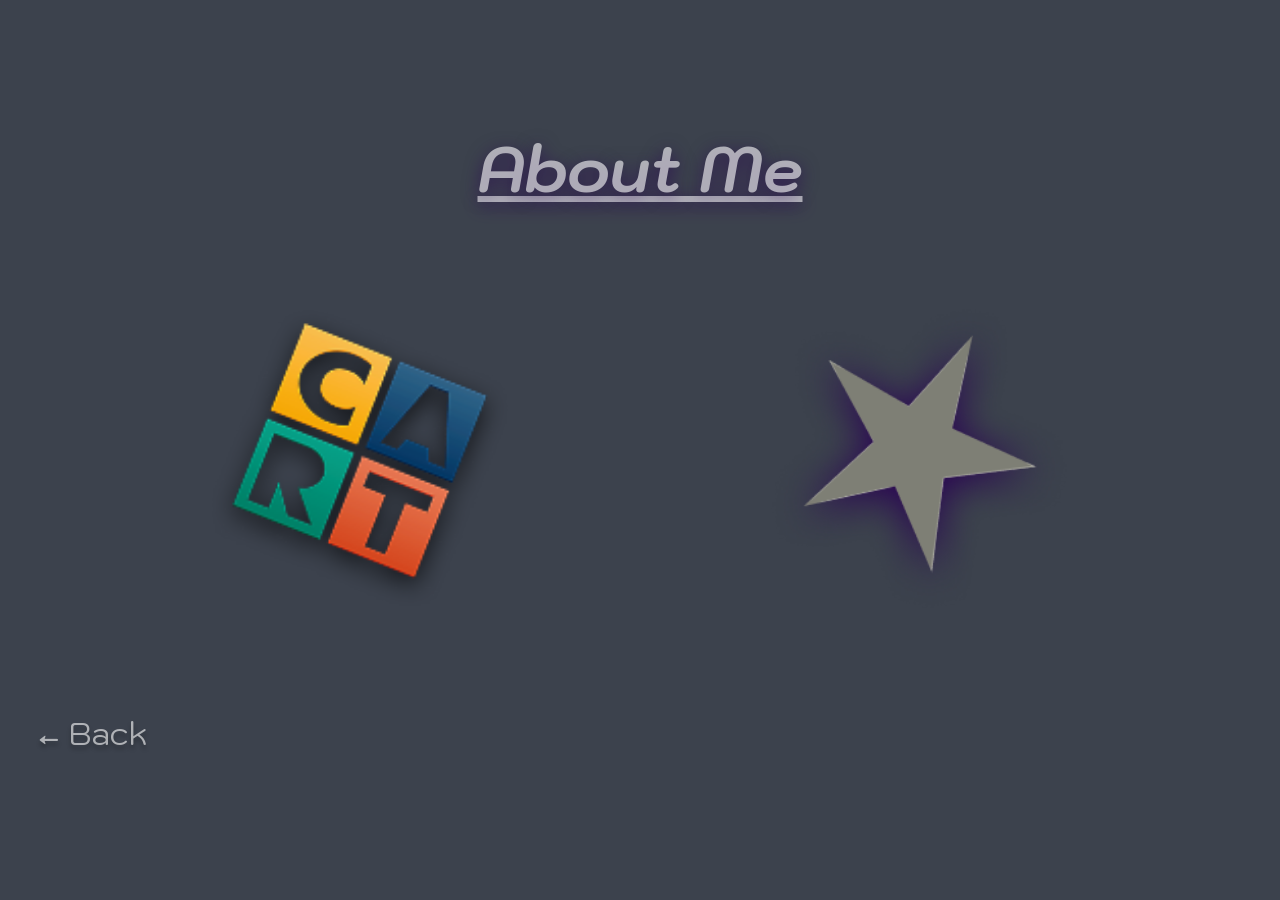
<file: About Me/abMeSelect.html>
<!DOCTYPE html>
<html lang="en">

<head>
    <meta charset="UTF-8">
    <meta name="viewport" content="width=device-width, initial-scale=1.0">
    <title>About Me</title>
    <link rel="stylesheet" href="../styles.css">
</head>

<body class="pSelect">
    <h1 class="title">About Me</h1>
    <div class="selection">
        <a href="cartRev.html" class="cartRev">
            <img src="../Images/CART.png" alt="CART Review">
        </a>
        <a href="fiveYPlan.html" class="fiveYPlan">
            <img src="../Images/star.png" alt="Five Year Plan">
        </a>
    </div>
    <a href="../Homepage/home.html" class="back Project">← Back</a>
</body>

</html>
</file>
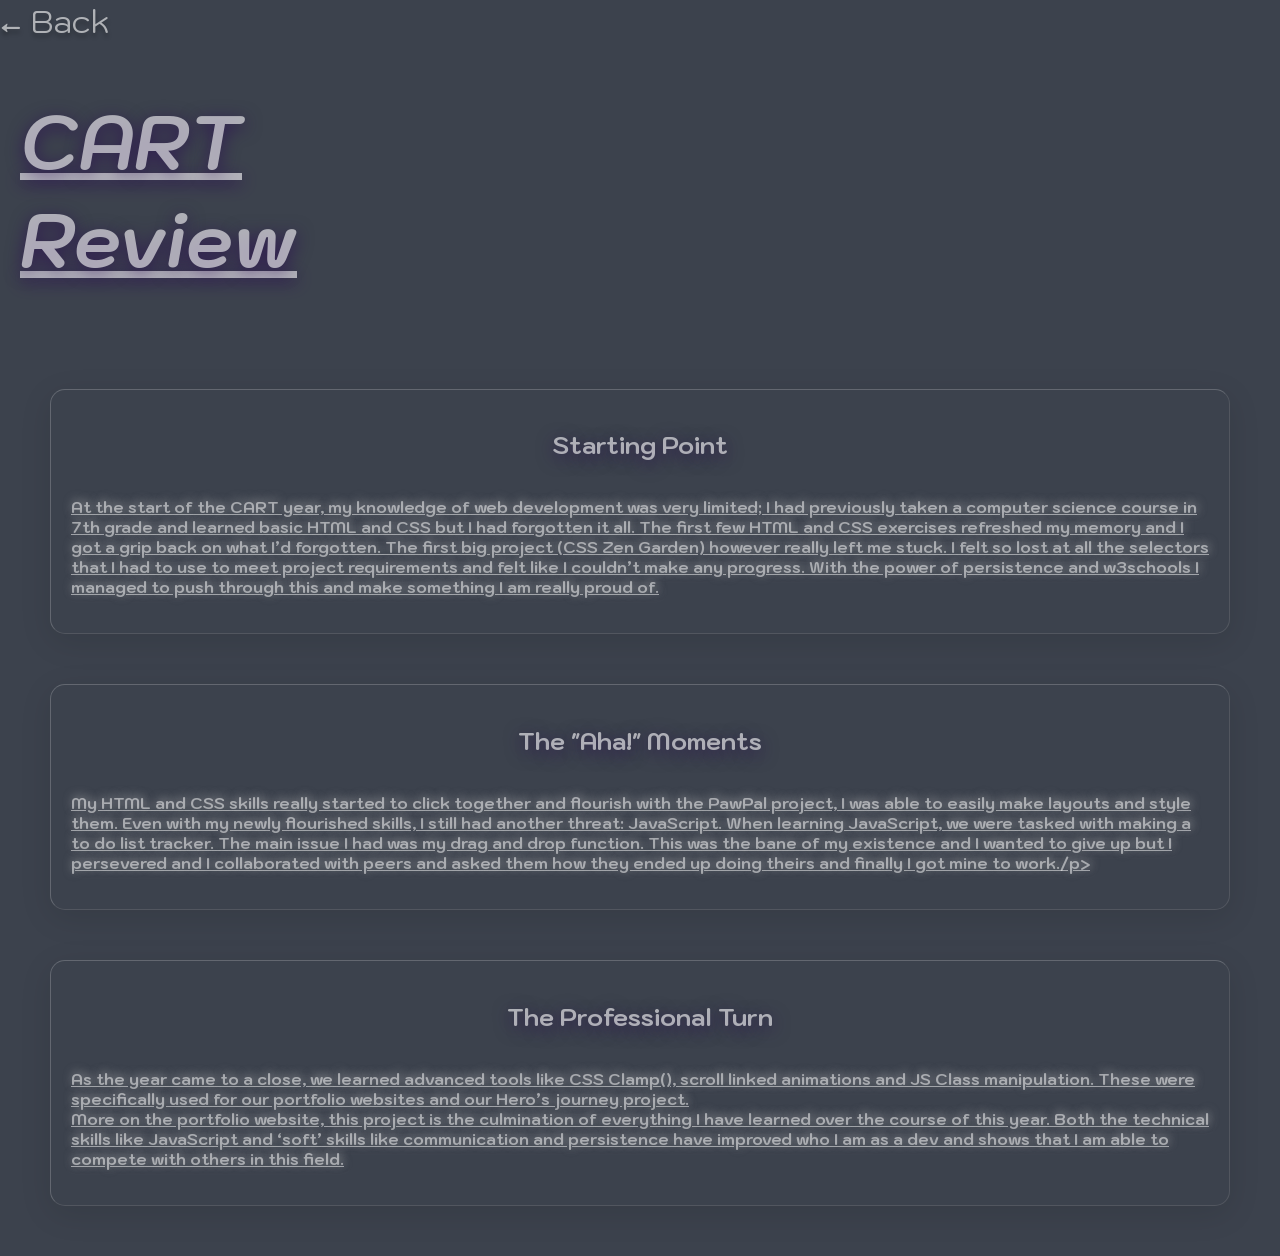
<file: About Me/cartRev.html>
<!DOCTYPE html>
<html lang="en">

<head>
    <meta charset="UTF-8">
    <meta name="viewport" content="width=device-width, initial-scale=1.0">
    <title>CART Review</title>
    <link rel="stylesheet" href="../styles.css">
</head>

<body class="cartRev">
    <header>
        <a href="../Homepage/home.html" class="back">← Back</a>
        <h1 class="title">CART <br> Review</h1>
    </header>
    <article class="cartRev horiz">
        <section id="sPoint">
            <h2 class="title2">Starting Point</h2>
            <p>At the start of the CART year, my knowledge of web development was very limited; I had previously taken a
                computer science course in 7th grade and learned basic HTML and CSS but I had forgotten it all. The
                first few HTML and CSS exercises refreshed my memory and I got a grip back on what I’d forgotten. The
                first big project (CSS Zen Garden) however really left me stuck. I felt so lost at all the selectors
                that I had to use to meet project requirements and felt like I couldn’t make any progress. With the
                power of persistence and w3schools I managed to push through this and make something I am really proud
                of.</p>
        </section>

        <section id="aMoment">
            <h2 class="title2">The "Aha!" Moments</h2>
            <p>My HTML and CSS skills really started to click together and flourish with the PawPal project, I was able
                to easily make layouts and style them. Even with my newly flourished skills, I still had another threat:
                JavaScript. When learning JavaScript, we were tasked with making a to do list tracker. The main issue I
                had was my drag and drop function. This was the bane of my existence and I wanted to give up but I
                persevered and I collaborated with peers and asked them how they ended up doing theirs and finally I got
                mine to work./p>
        </section>

    <section id="pTurn">
        <h2 class="title2">The Professional Turn</h2>
        <p>As the year came to a close, we learned advanced tools like CSS Clamp(), scroll linked animations and JS
            Class manipulation. These were specifically used for our portfolio websites and our Hero’s journey project. <br>
            More on the portfolio website, this project is the culmination of everything I have learned over the course
            of this year. Both the technical skills like JavaScript and ‘soft’ skills like communication and persistence
            have improved who I am as a dev and shows that I am able to compete with others in this field.
        </p>
    </section>
    </article>

</body>

</html>
</file>
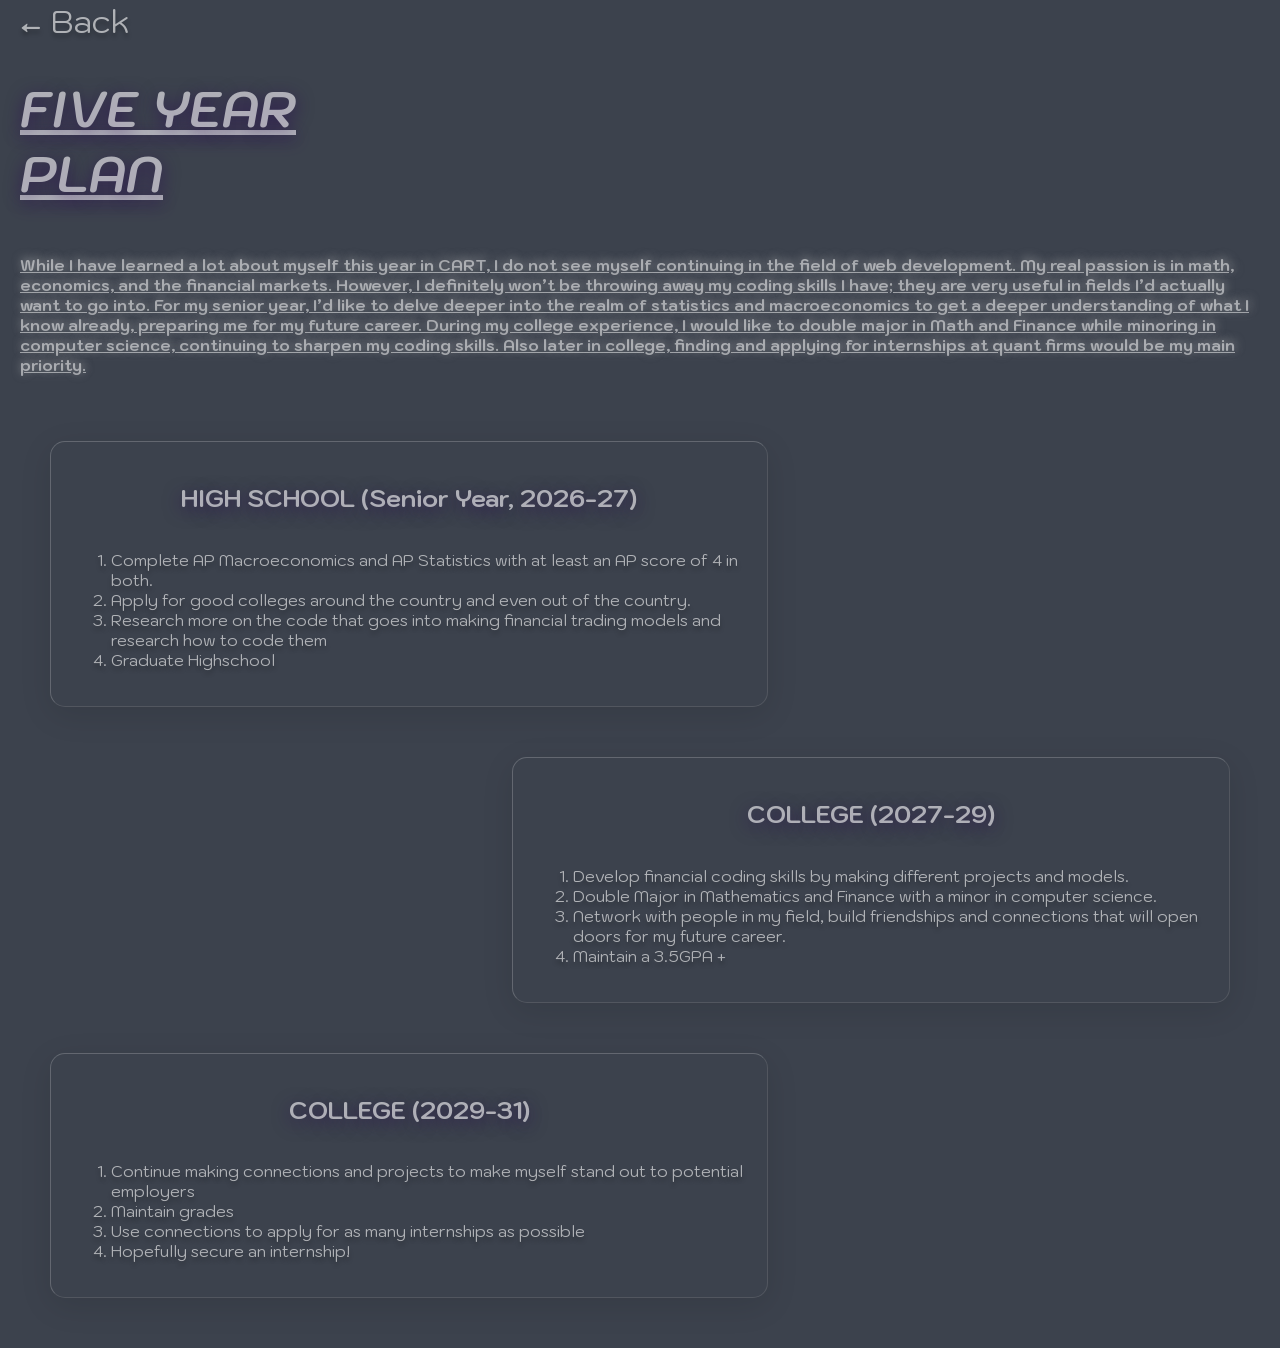
<file: About Me/fiveYPlan.html>
<!DOCTYPE html>
<html lang="en">

<head>
    <meta charset="UTF-8">
    <meta name="viewport" content="width=device-width, initial-scale=1.0">
    <title>Five Year Plan </title>
    <link rel="stylesheet" href="../styles.css">
</head>

<body class="fiveY">
    <header>
        <a href="../Homepage/home.html" class="back">← Back</a>
        <h1 class="title">FIVE YEAR <br> PLAN</h1>
        <p class="projectDesc">While I have learned a lot about myself this year in CART, I do not see myself continuing
            in the field of web development. My real passion is in math, economics, and the financial markets. However,
            I definitely won’t be throwing away my coding skills I have; they are very useful in fields I’d actually
            want to go into. For my senior year, I’d like to delve deeper into the realm of statistics and
            macroeconomics to get a deeper understanding of what I know already, preparing me for my future career.
            During my college experience, I would like to double major in Math and Finance while minoring in computer
            science, continuing to sharpen my coding skills. Also later in college, finding and applying for internships
            at quant firms would be my main priority.</p>
    </header>

    <article id="fiveYTimeline">

        <!-- <div class="fiveY line"></div>the thingy line in the figma ima add -->

        <section class="fiveY hs">
            <h2 class="title2">HIGH SCHOOL (Senior Year, 2026-27)</h2>
            <ol>
                <li>Complete AP Macroeconomics and AP Statistics with at least an AP score of 4 in both.</li>
                <li>Apply for good colleges around the country and even out of the country.</li>
                <li>Research more on the code that goes into making financial trading models and research how to code them</li>
                <li>Graduate Highschool</li>
            </ol>
        </section>

        <section class="fiveY coll29">
            <h2 class="title2">COLLEGE (2027-29)</h2>
            <ol>
                <li>Develop financial coding skills by making different projects and models.</li>
                <li>Double Major in Mathematics and Finance with a minor in computer science.</li>
                <li>Network with people in my field, build friendships and connections that will open doors for my future career.</li>
                <li>Maintain a 3.5GPA +</li>
            </ol>
        </section>

        <section class="fiveY coll31">
            <h2 class="title2">COLLEGE (2029-31)</h2>
            <ol>
                <li>Continue making connections and projects to make myself stand out to potential employers</li>
                <li>Maintain grades</li>
                <li>Use connections to apply for as many internships as possible</li>
                <li>Hopefully secure an internship!</li>
            </ol>
        </section>
    </article>

</body>

</html>
</file>
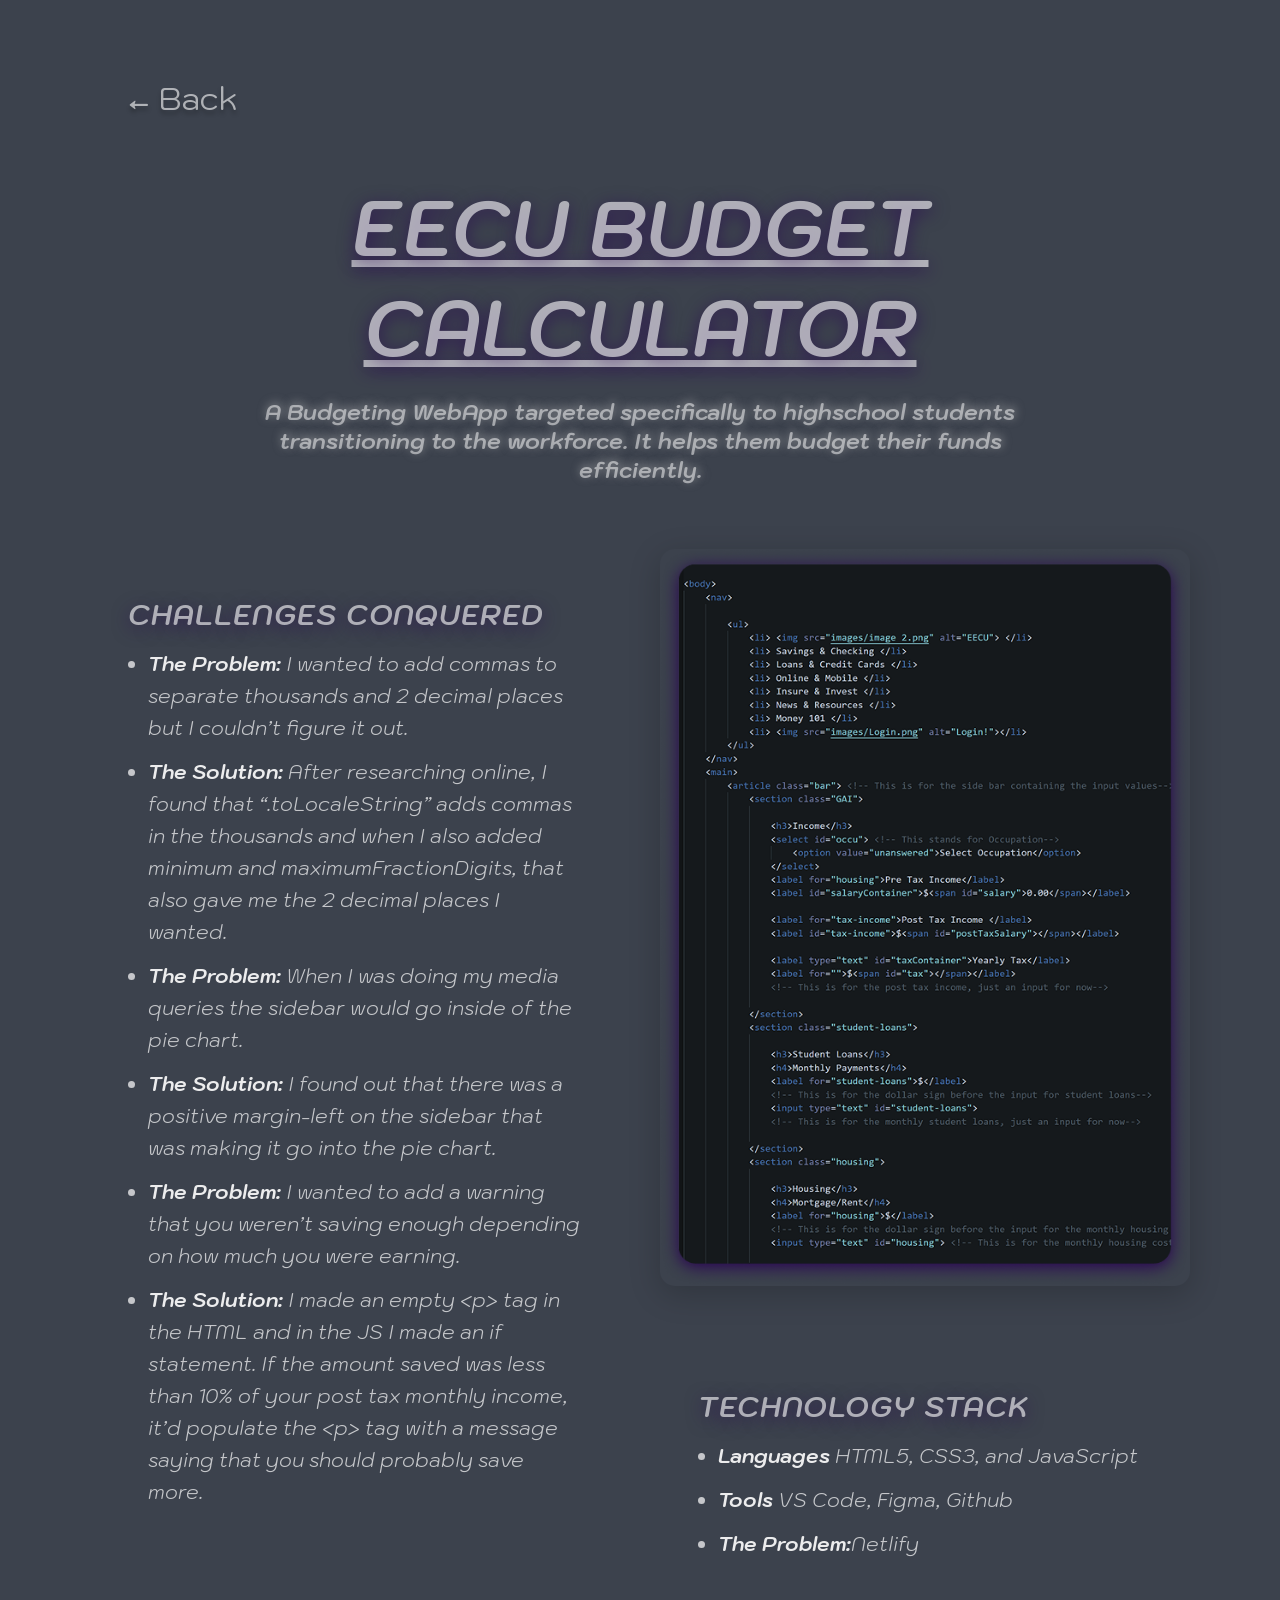
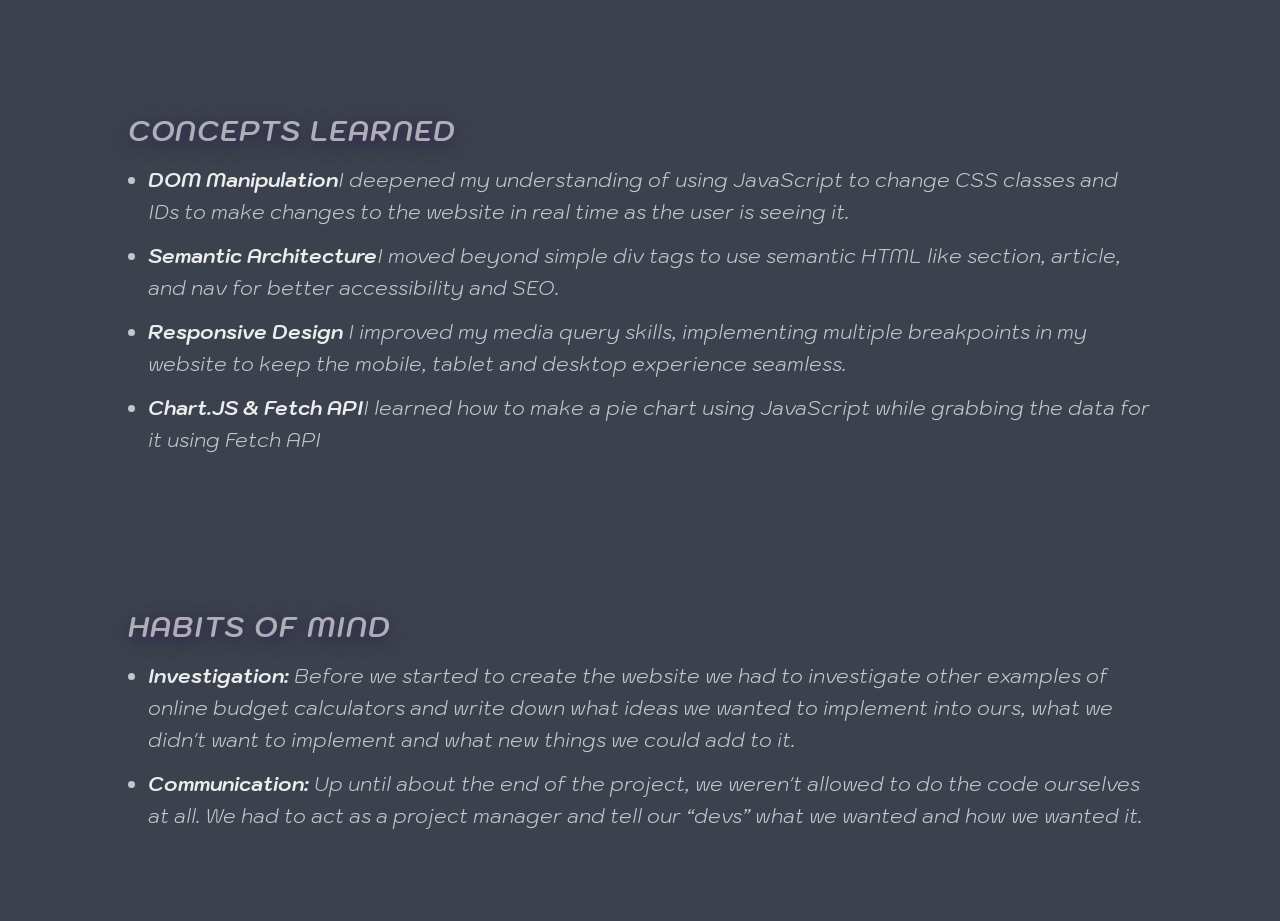
<file: Projects/eecu.html>
<!DOCTYPE html>
<html lang="en">

<head>
    <meta charset="UTF-8">
    <meta name="viewport" content="width=device-width, initial-scale=1.0">
    <title>EECU Budget Calculator</title>
    <link rel="stylesheet" href="../styles.css">
</head>

<body class="project budget">
    <header>
        <a href="projSelect.html" class="back budget">← Back</a>
        <h1 class="title">EECU BUDGET <br> CALCULATOR</h1>
        <p class="projectDesc">A Budgeting WebApp targeted specifically to highschool students transitioning to the
            workforce. It helps them budget their funds efficiently.</p>
        <a href="https://eecu-budget.netlify.app" id="eecuLink"></a>
        <a href="https://github.com/nathan-dza/EECU-Budgeting" id="eecuGitLink"></a>
    </header>
    <article>
        <section class="budget challenges">
            <h2 class="title2">CHALLENGES CONQUERED</h2>
            <ul class="projectUl">
                <li><strong>The Problem:</strong> I wanted to add commas to separate thousands and 2 decimal places but
                    I
                    couldn’t figure it
                    out.</li>
                <li><strong>The Solution:</strong> After researching online, I found that “.toLocaleString” adds commas
                    in
                    the thousands and
                    when I also added minimum and maximumFractionDigits, that also gave me the 2 decimal places I
                    wanted.
                </li>
                <li><strong>The Problem:</strong> When I was doing my media queries the sidebar would go inside of the
                    pie
                    chart.
                </li>
                <li><strong>The Solution:</strong> I found out that there was a positive margin-left on the sidebar that
                    was
                    making it go
                    into the pie chart.</li>
                <li><strong>The Problem:</strong> I wanted to add a warning that you weren’t saving enough depending on
                    how
                    much you were
                    earning.
                </li>
                <li><strong>The Solution:</strong> I made an empty &lt;p&gt; tag in the HTML and in the JS I made an if
                    statement. If the
                    amount
                    saved was less than 10% of your post tax monthly income, it’d populate the
                    &lt;p&gt; tag with a message saying that you should probably save more.
                </li>
            </ul>  
        </section>

        <img src="../Images/eecuImg.png" alt="snippet of the HTML">

        <section class="budget stack">
            <h2 class="title2">TECHNOLOGY STACK</h2>
            <ul class="projectUl">
                <li><strong>Languages</strong> HTML5, CSS3, and JavaScript</li>
                <li><strong>Tools</strong> VS Code, Figma, Github</li>
                <li><strong>The Problem:</strong>Netlify</li>
            </ul>
        </section>

        <section class="budget concepts">
            <h2 class="title2">CONCEPTS LEARNED</h2>
            <ul class="projectUl">
                <li><strong>DOM Manipulation</strong>I deepened my understanding of using JavaScript to change CSS
                    classes
                    and IDs to make changes to the website in real time as the user is seeing it.</li>
                <li><strong>Semantic Architecture</strong>I moved beyond simple div tags to use semantic HTML like
                    section,
                    article, and nav for better accessibility and SEO.
                </li>
                <li><strong>Responsive Design</strong> I improved my media query skills, implementing multiple
                    breakpoints
                    in my website to keep the mobile, tablet and desktop experience seamless.
                </li>
                <li><strong>Chart.JS & Fetch API</strong>I learned how to make a pie chart using JavaScript while
                    grabbing
                    the data for it using Fetch API</li>
            </ul>
        </section>
        <section class="budget habits">
            <h2 class="title2">HABITS OF MIND</h2>
            <ul class="projectUl">
                <li><strong>Investigation: </strong>Before we started to create the website we had to investigate other
                    examples of online budget calculators and write down what ideas we wanted to implement into ours,
                    what
                    we didn't want to implement and what new things we could add to it.</li>
                <li><strong>Communication: </strong>Up until about the end of the project, we weren't allowed to do the
                    code
                    ourselves at all. We had to act as a project manager and tell our “devs” what we wanted and how we
                    wanted it.
                </li>
            </ul>
        </section>
    </article>
</body>

</html>
</file>
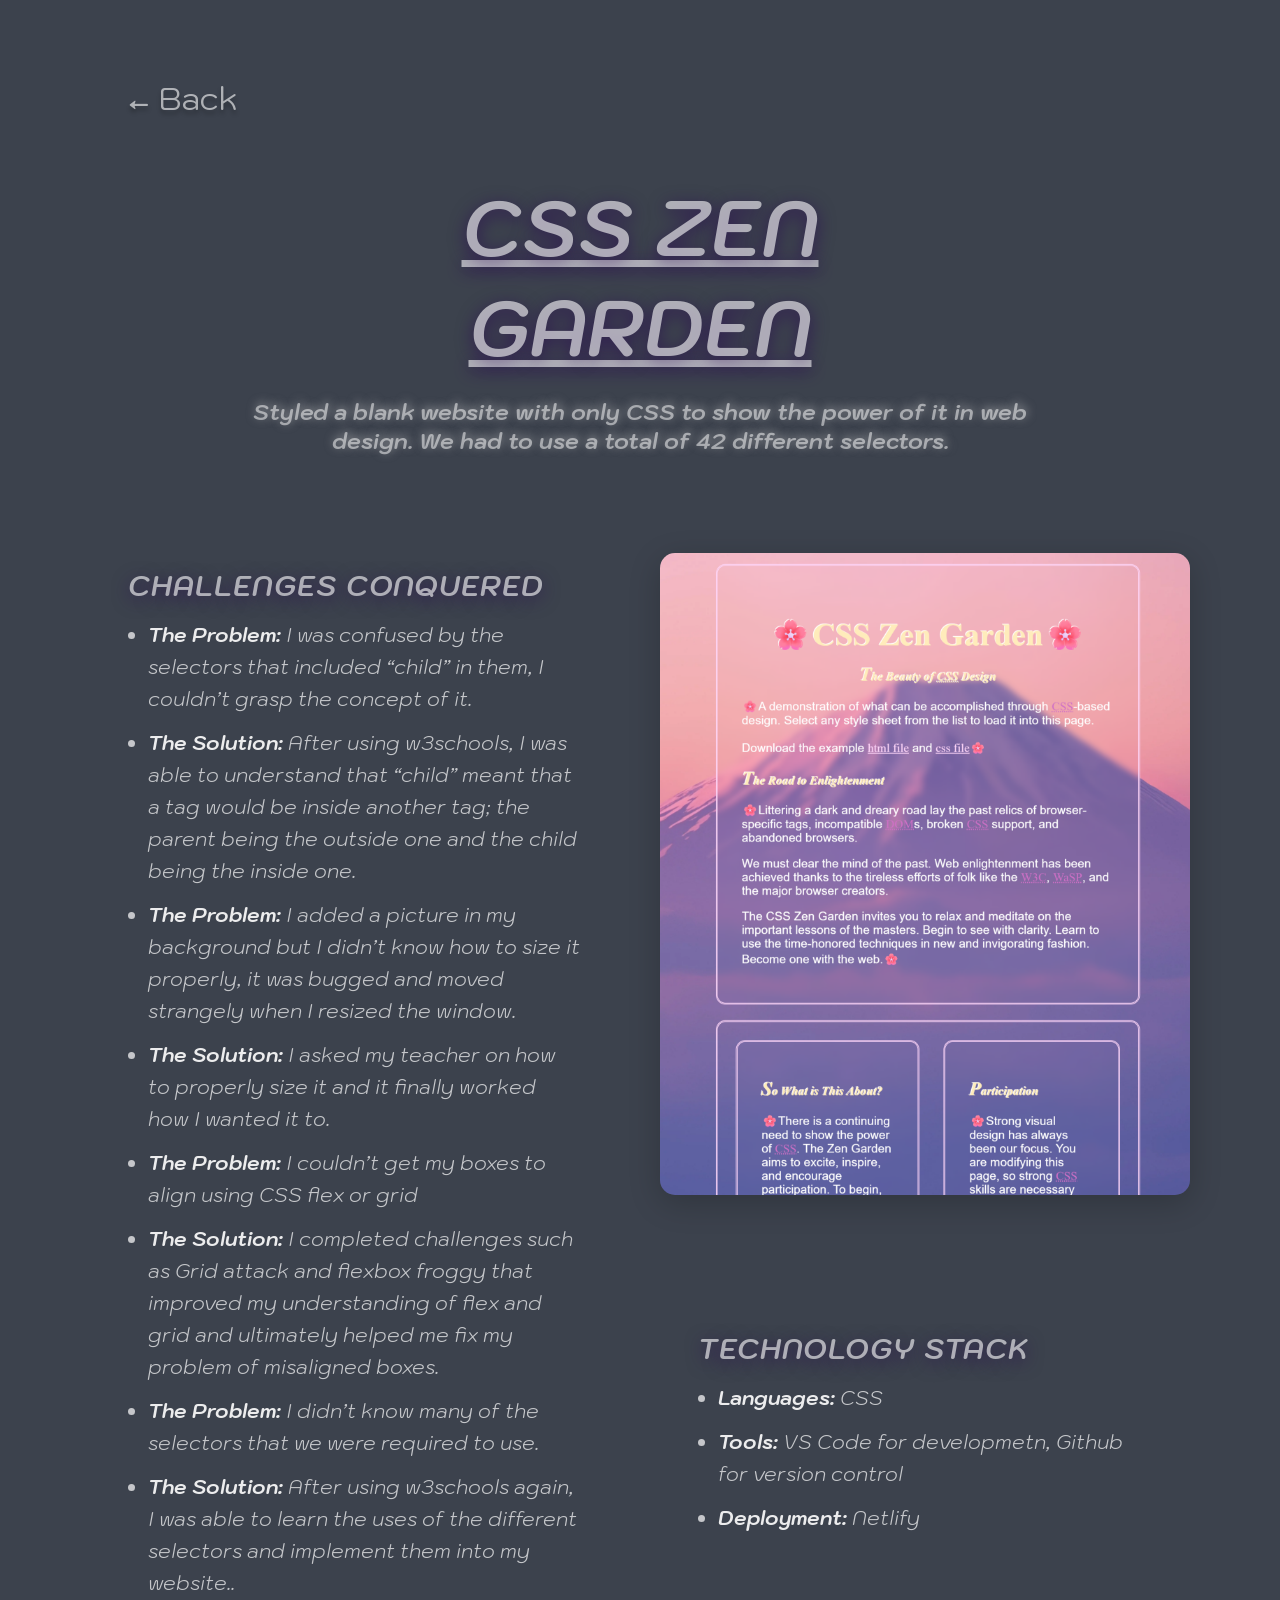
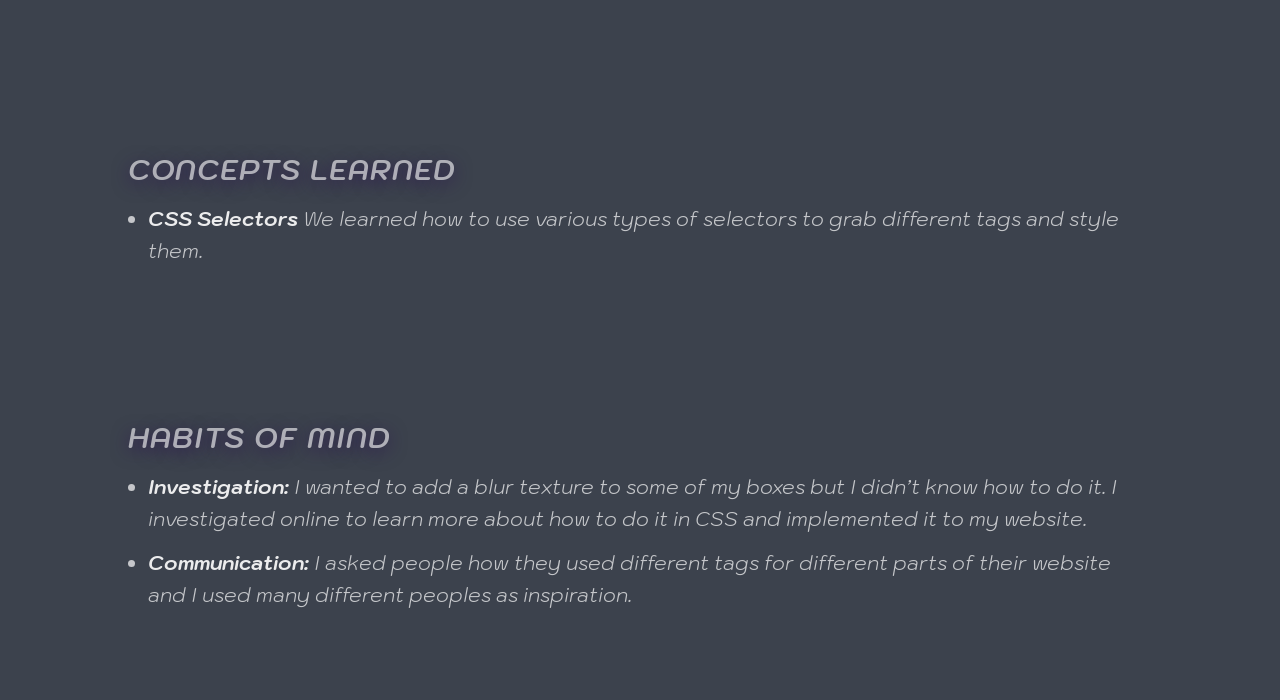
<file: Projects/zen.html>
<!DOCTYPE html>
<html lang="en">

<head>
    <meta charset="UTF-8">
    <meta name="viewport" content="width=device-width, initial-scale=1.0">
    <title>CSS Zen Garden</title>
    <link rel="stylesheet" href="../styles.css">
</head>

<body class="project zen">
    <header>
        <a href="projSelect.html" class="back zen">← Back</a>
        <h1 class="title">CSS ZEN <br> GARDEN</h1>
        <p class="projectDesc">Styled a blank website with only CSS to show the power of it in web design. We had to use
            a total of 42 different selectors.</p>
        <a href="https://nathan-dza-zengarden.netlify.app/" id="zenLink"></a>
        <a href="https://github.com/CartWebApp/css-zen-garden-nathan-dza" id="zenGitLink"></a>
    </header>

    <article>
        <section class="zen challenges">
            <h2 class="title2">CHALLENGES CONQUERED</h2>
        <ul class="projectUl">
            <li><strong>The Problem:</strong> I was confused by the selectors that included “child” in them, I couldn’t
                grasp the concept of it.</li>
            <li><strong>The Solution:</strong> After using w3schools, I was able to understand that “child” meant that a
                tag would be inside another tag; the parent being the outside one and the child being the inside one.
            </li>
            <li><strong>The Problem:</strong> I added a picture in my background but I didn’t know how to size it
                properly, it was bugged and moved strangely when I resized the window.
            </li>
            <li><strong>The Solution:</strong> I asked my teacher on how to properly size it and it finally worked how I
                wanted it to.</li>
            <li><strong>The Problem:</strong> I couldn’t get my boxes to align using CSS flex or grid
            </li>
            <li><strong>The Solution:</strong> I completed challenges such as Grid attack and flexbox froggy that
                improved my understanding of flex and grid and ultimately helped me fix my problem of misaligned boxes.
            </li>
            <li><strong>The Problem:</strong> I didn’t know many of the selectors that we were required to use.
            </li>
            <li><strong>The Solution:</strong> After using w3schools again, I was able to learn the uses of the
                different selectors and implement them into my website..
            </li>
        </ul>
    </section>

    <img src="../Images/zenProject.png" alt="snippet of the HTML">

    <section class="zen stack">
        <h2 class="title2">TECHNOLOGY STACK</h2>
        <ul class="projectUl">
            <li><strong>Languages: </strong>CSS</li>
            <li><strong>Tools: </strong> VS Code for developmetn, Github for version control</li>
            <li><strong>Deployment: </strong> Netlify</li>
        </ul>
    </section>

    <section class="zen concepts">
        <h2 class="title2">CONCEPTS LEARNED</h2>
        <ul class="projectUl">
            <li><strong>CSS Selectors</strong> We learned how to use various types of selectors to grab different tags
                and style them.</li>
        </ul>
    </section>
    <section class="zen habits">
        <h2 class="title2">HABITS OF MIND</h2>
        <ul class="projectUl">
            <li><strong>Investigation: </strong>I wanted to add a blur texture to some of my boxes but I didn’t know how
                to do it. I investigated online to learn more about how to do it in CSS and implemented it to my
                website.</li>
            <li><strong>Communication: </strong>I asked people how they used different tags for different parts of their
                website and I used many different peoples as inspiration.
            </li>
        </ul>
    </section>
    </article>
</body>

</html>
</file>
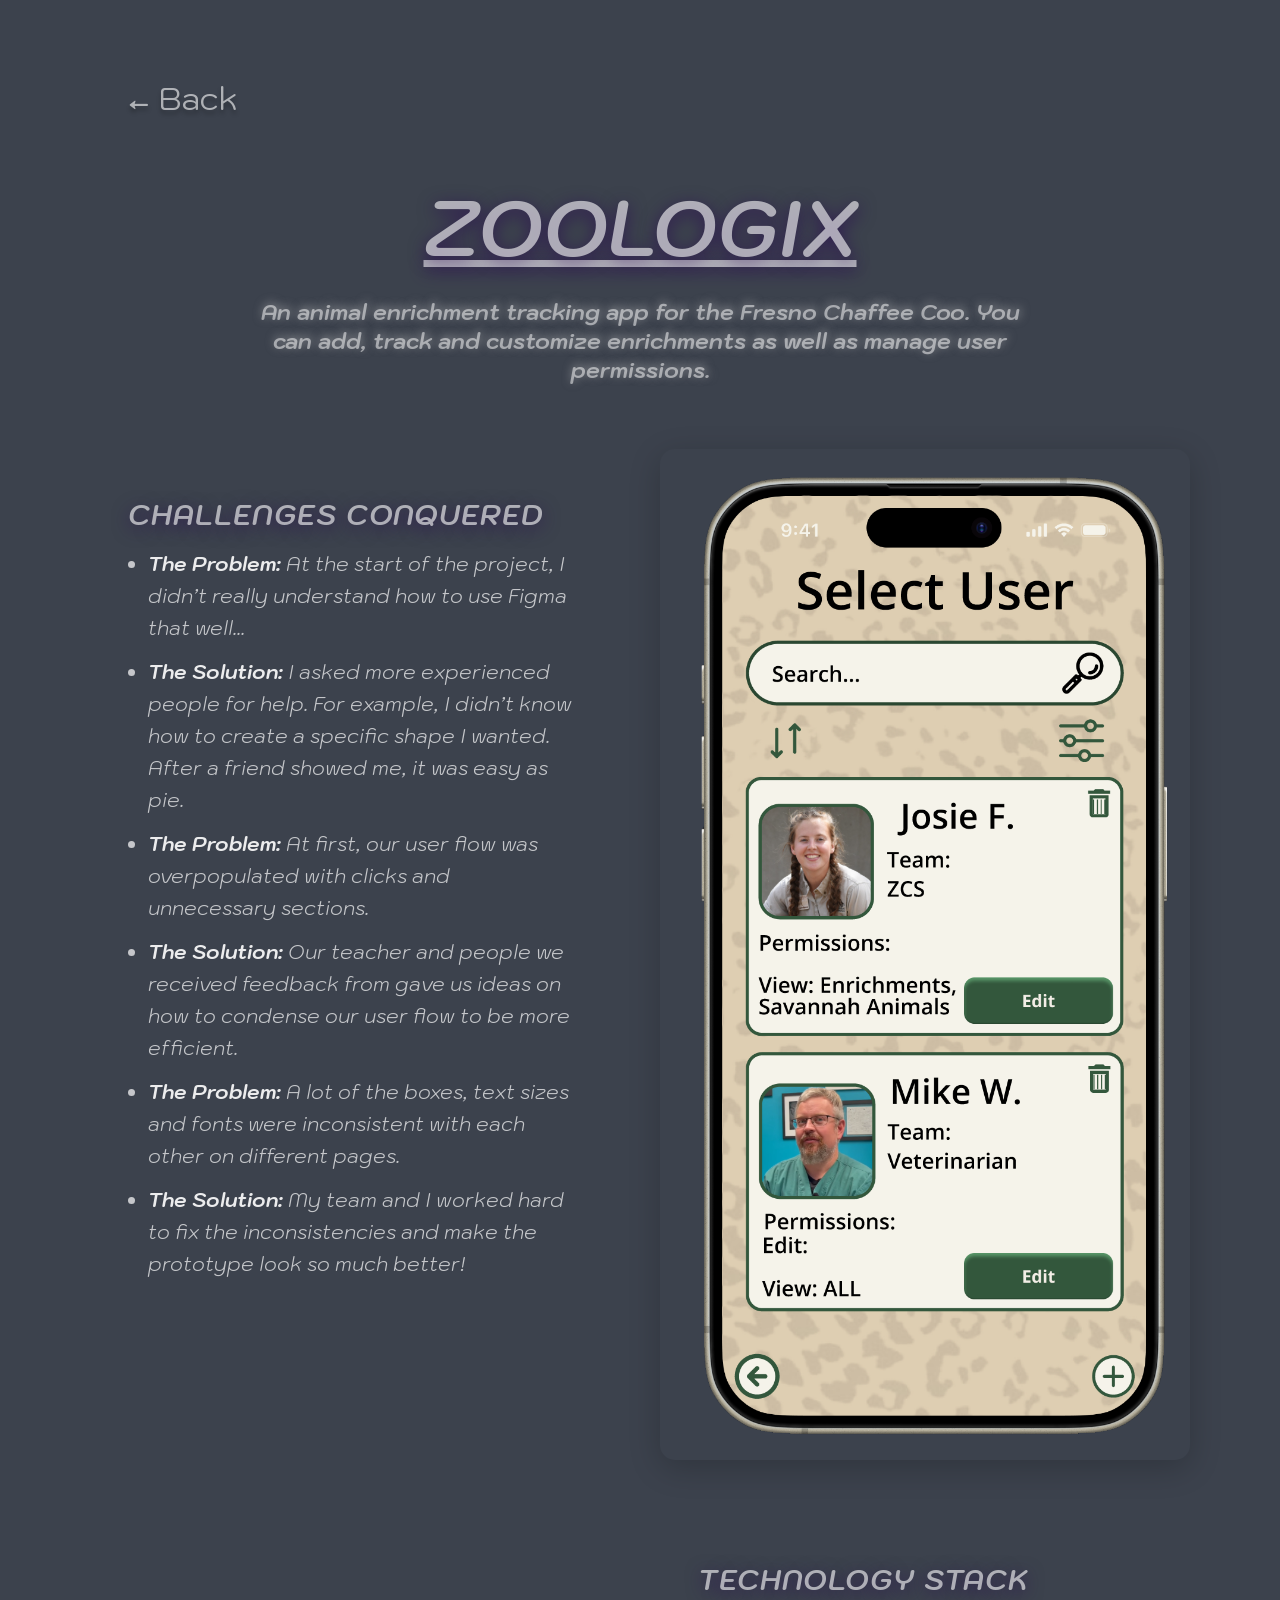
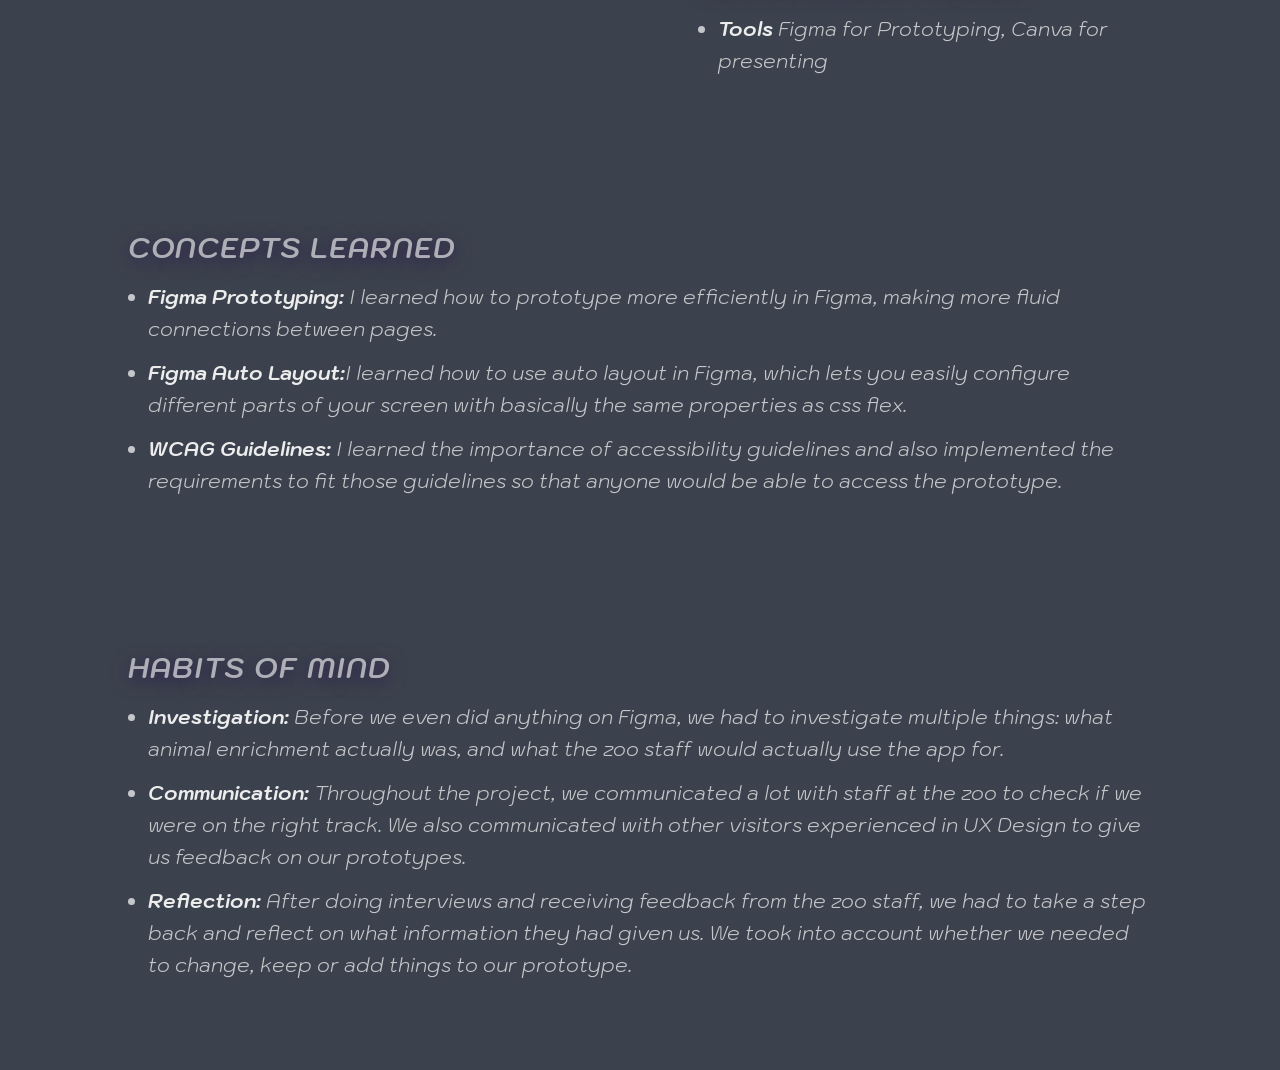
<file: Projects/zoologix.html>
<!DOCTYPE html>
<html lang="en">

<head>
    <meta charset="UTF-8">
    <meta name="viewport" content="width=device-width, initial-scale=1.0">
    <title>Zoologix</title>
    <link rel="stylesheet" href="../styles.css">
</head>

<body class="project zoo">
    <header>
        <a href="projSelect.html" class="back zoo">← Back</a>
        <h1 class="title">ZOOLOGIX </h1>
        <p class="projectDesc">An animal enrichment tracking app for the Fresno Chaffee Coo. You can add, track and
            customize enrichments as well as manage user permissions.</p>
        <a href="https://www.figma.com/files/team/1563309657581477727/project/481384361?fuid=1555344473105867211"
            id="zooLink"></a>
        <a href="https://canva.link/8san2mxcjt1ni5k" id="zooPresLink"></a>
    </header>

    <article>
        <section class="zoo challenges">
            <h2 class="title2">CHALLENGES CONQUERED</h2>
        <ul class="projectUl">
            <li><strong>The Problem:</strong> At the start of the project, I didn’t really understand how to use Figma
                that well…</li>
            <li><strong>The Solution:</strong> I asked more experienced people for help. For example, I didn’t know how
                to create a specific shape I wanted. After a friend showed me, it was easy as pie.
            </li>
            <li><strong>The Problem:</strong> At first, our user flow was overpopulated with clicks and unnecessary
                sections.
            </li>
            <li><strong>The Solution:</strong> Our teacher and people we received feedback from gave us ideas on how to
                condense our user flow to be more efficient.</li>
            <li><strong>The Problem:</strong> A lot of the boxes, text sizes and fonts were inconsistent with each other
                on different pages.
            </li>
            <li><strong>The Solution:</strong> My team and I worked hard to fix the inconsistencies and make the
                prototype look so much better!
            </li>
        </ul>
    </section>

    <img src="../Images/zooProject.png" alt="snippet of the HTML">

    <section class="zoo stack">
        <h2 class="title2">TECHNOLOGY STACK</h2>
        <ul class="projectUl">
            <li><strong>Tools</strong> Figma for Prototyping, Canva for presenting</li>
        </ul>
    </section>

    <section class="zoo concepts">
        <h2 class="title2">CONCEPTS LEARNED</h2>
        <ul class="projectUl">
            <li><strong>Figma Prototyping:</strong> I learned how to prototype more efficiently in Figma, making more
                fluid connections between pages.</li>
            <li><strong>Figma Auto Layout:</strong>I learned how to use auto layout in Figma, which lets you easily
                configure different parts of your screen with basically the same properties as css flex.
            </li>
            <li><strong>WCAG Guidelines:</strong> I learned the importance of accessibility guidelines and also
                implemented the requirements to fit those guidelines so that anyone would be able to access the
                prototype.
            </li>
        </ul>
    </section>
    <section class="zoo habits">
        <h2 class="title2">HABITS OF MIND</h2>
        <ul class="projectUl">
            <li><strong>Investigation: </strong>Before we even did anything on Figma, we had to investigate multiple
                things: what animal enrichment actually was, and what the zoo staff would actually use the app for.</li>
            <li><strong>Communication: </strong>Throughout the project, we communicated a lot with staff at the zoo to
                check if we were on the right track. We also communicated with other visitors experienced in UX Design
                to give us feedback on our prototypes.
            </li>
            <li><strong>Reflection: </strong>After doing interviews and receiving feedback from the zoo staff, we had to
                take a step back and reflect on what information they had given us. We took into account whether we
                needed to change, keep or add things to our prototype.</li>
        </ul>
    </section>
    </article>
</body>

</html>
</file>
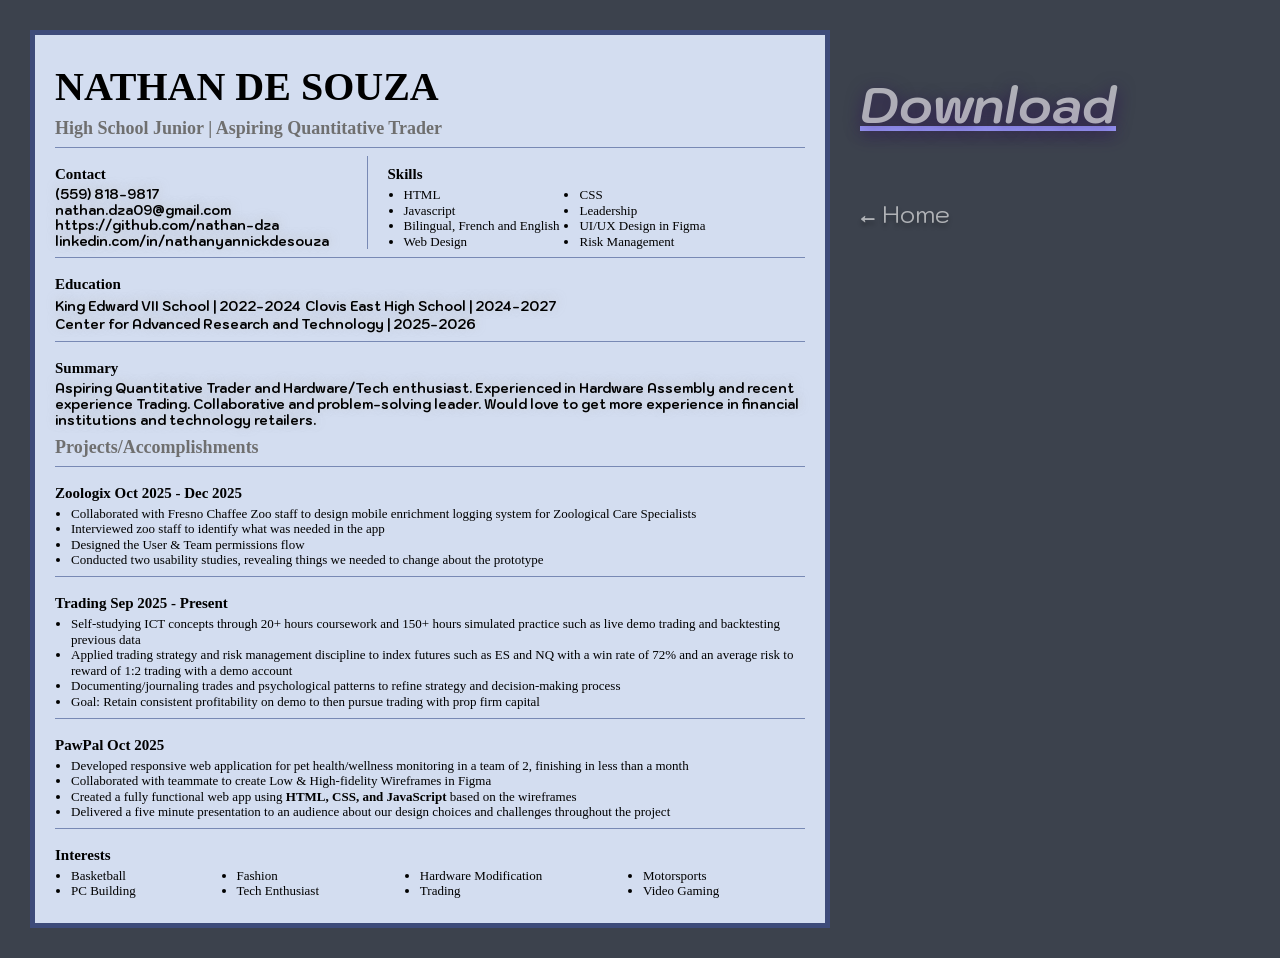
<file: Resume/resume.html>
<!DOCTYPE html>
<html lang="en">

<head>
    <meta charset="UTF-8">
    <meta name="viewport" content="width=device-width, initial-scale=1.0">
    <title>Resume</title>
    <link rel="stylesheet" href="../styles.css">
</head>

<body class='resume'>
    <article class="resume">
        <h1 id="resumeHeader">NATHAN DE SOUZA</h1>
        <h2 id="resumeSubHead">High School Junior | Aspiring Quantitative Trader</h2>
        <div class="line1">
            <section class="contact">
                <h3 class="boxTitle">Contact</h3>
                <div>
                <p>(559) 818-9817</p>
                <p>nathan.dza09@gmail.com</p>
                <p>https://github.com/nathan-dza</p>
                <p>linkedin.com/in/nathanyannickdesouza</p>
                </div>
            </section>
            <section class="skills">
                <h3 class="boxTitle">Skills</h3>
                <ul>
                    <li>HTML</li>
                    <li>CSS</li>
                    <li>Javascript</li>
                    <li>Leadership</li>
                    <li>Bilingual, French and English</li>
                    <li>UI/UX Design in Figma</li>
                    <li>Web Design</li>
                    <li>Risk Management</li>
                </ul>
            </section>
        </div>
        <section class="education">
            <h3 class="boxTitle">Education</h3>
            <p><strong>King Edward VII School |</strong> 2022-2024</p>
            <p><strong>Clovis East High School |</strong> 2024-2027</p>
            <p><strong>Center for Advanced Research and Technology | </strong> 2025-2026</p>
        </section>
        <section class="summary">
            <h3 class="boxTitle">Summary</h3>
            <p>Aspiring <strong>Quantitative Trader and Hardware/Tech enthusiast</strong>. Experienced in Hardware
                Assembly and recent
                experience Trading. <strong>Collaborative</strong> and <strong>problem-solving leader</strong>. Would
                love to get more experience in
                financial institutions and technology retailers.</p>
        </section>
        <h2>Projects/Accomplishments</h2>
        <section class="zoologix">
            <h3 class="boxTitle">Zoologix <span class="grey">Oct 2025 - Dec 2025</span></h3>
            <ul>
                <li>Collaborated with Fresno Chaffee Zoo staff to design mobile enrichment logging system for Zoological
                    Care Specialists</li>
                <li>Interviewed zoo staff to identify what was needed in the app</li>
                <li>Designed the User & Team permissions flow</li>
                <li>Conducted two usability studies, revealing things we needed to change about the prototype</li>
            </ul>
        </section>
        <section class="trading">
            <h3 class="boxTitle">Trading <span class="grey">Sep 2025 - Present</span></h3>
            <ul>
                <li>Self-studying ICT concepts through 20+ hours coursework and 150+ hours simulated practice such as
                    live demo trading and backtesting previous data</li>
                <li>Applied trading strategy and risk management discipline to index futures such as ES and NQ with a
                    win rate of 72% and an average risk to reward of 1:2 trading with a demo account</li>
                <li>Documenting/journaling trades and psychological patterns to refine strategy and decision-making
                    process</li>
                <li>Goal: Retain consistent profitability on demo to then pursue trading with prop firm capital</li>
            </ul>
        </section>
        <section class="pawpal">
            <h3 class="boxTitle">PawPal <span class="grey">Oct 2025</span></h3>
            <ul>
                <li>Developed responsive web application for pet health/wellness monitoring in a team of 2, finishing in
                    less than a month</li>
                <li>Collaborated with teammate to create Low & High-fidelity Wireframes in Figma</li>
                <li>Created a fully functional web app using <strong>HTML, CSS, and JavaScript</strong> based on the
                    wireframes</li>
                <li>Delivered a five minute presentation to an audience about our design choices and challenges
                    throughout the project</li>
            </ul>
        </section>
        <section class="interests">
            <h3 class="boxTitle">Interests</h3>
            <ul>
                <li>Basketball</li>
                <li>Fashion</li>
                <li>Hardware Modification</li>
                <li>Motorsports</li>
                <li>PC Building</li>
                <li>Tech Enthusiast</li>
                <li>Trading</li>
                <li>Video Gaming</li>
            </ul>
        </section>
    </article>

    <section class="resume download">
        <a href="https://drive.google.com/file/d/1FaJqgKj2_WWyDL0F83HLzL_RXXPukSkP/view?usp=sharing"><h2 class="title">Download</h2></a>
        <a href="../Homepage/home.html" class="back">← Home</a>
    </section>
</body>

</html>
</file>
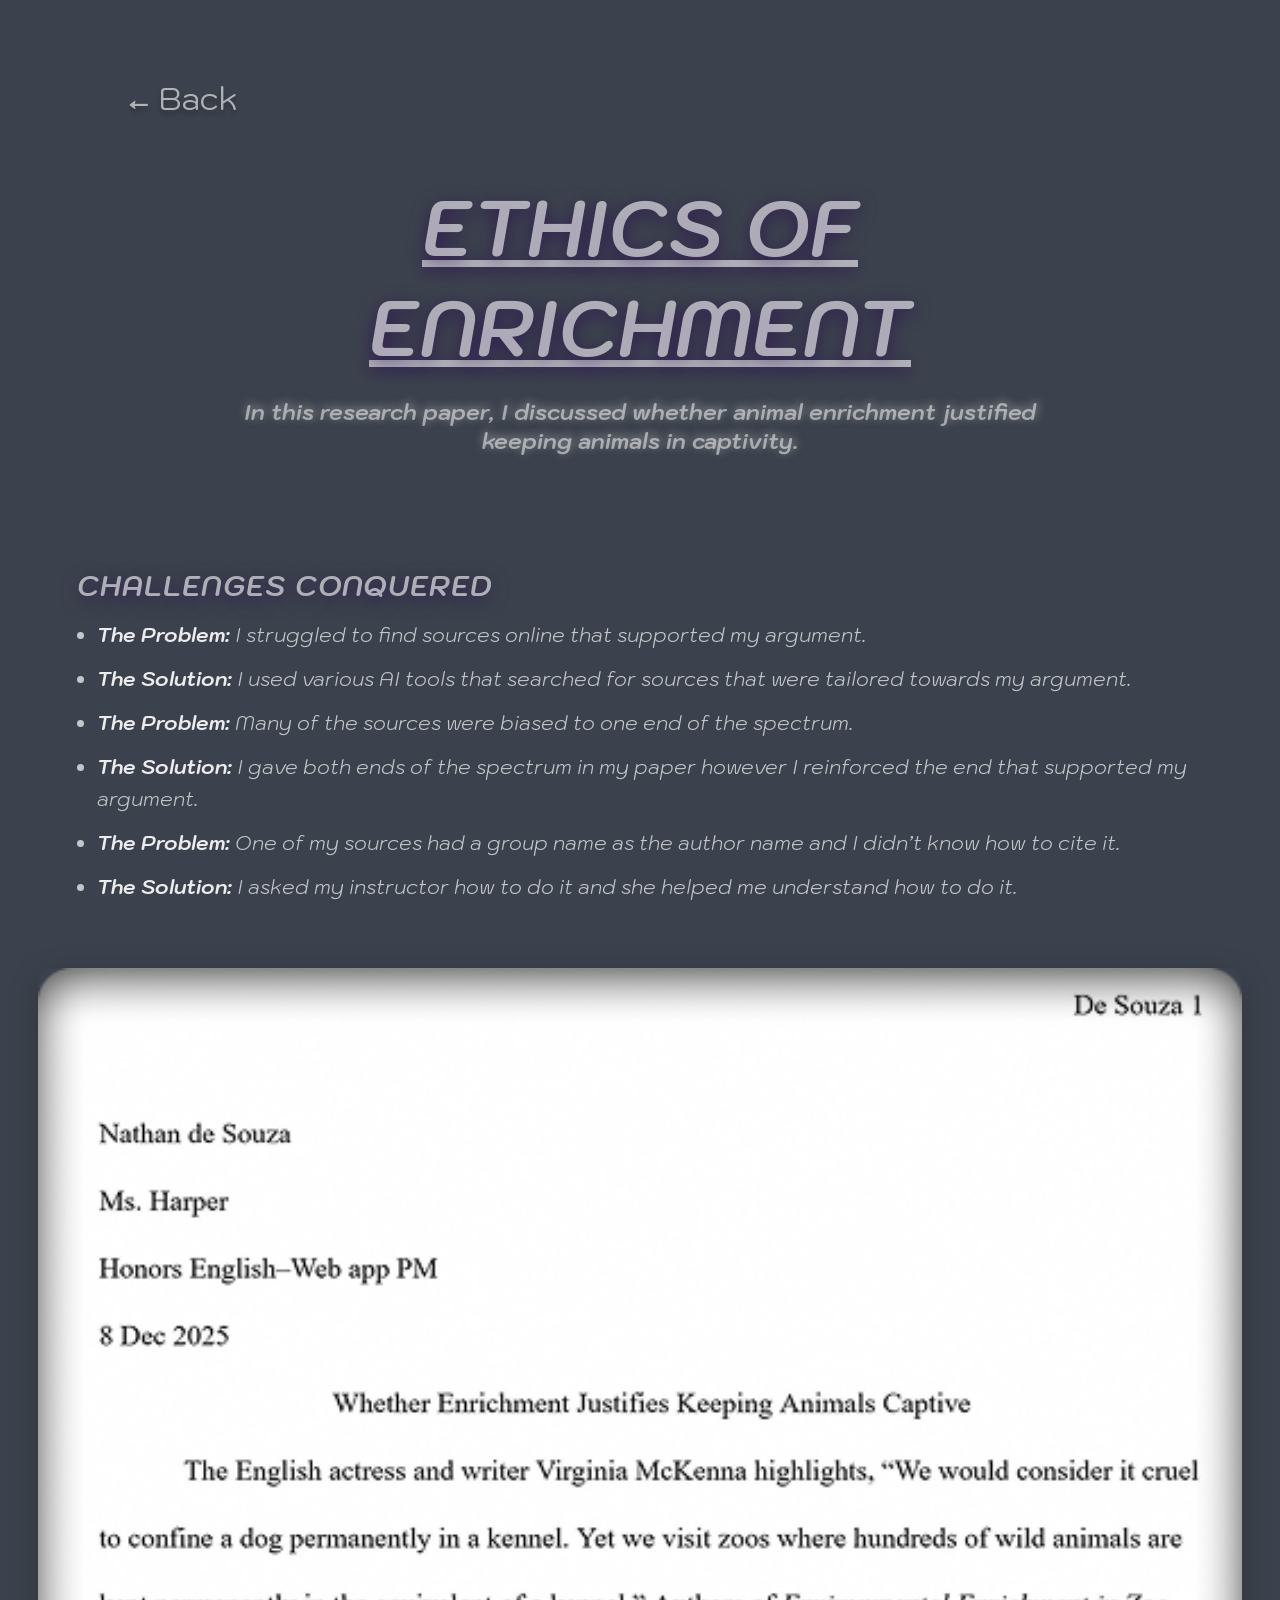
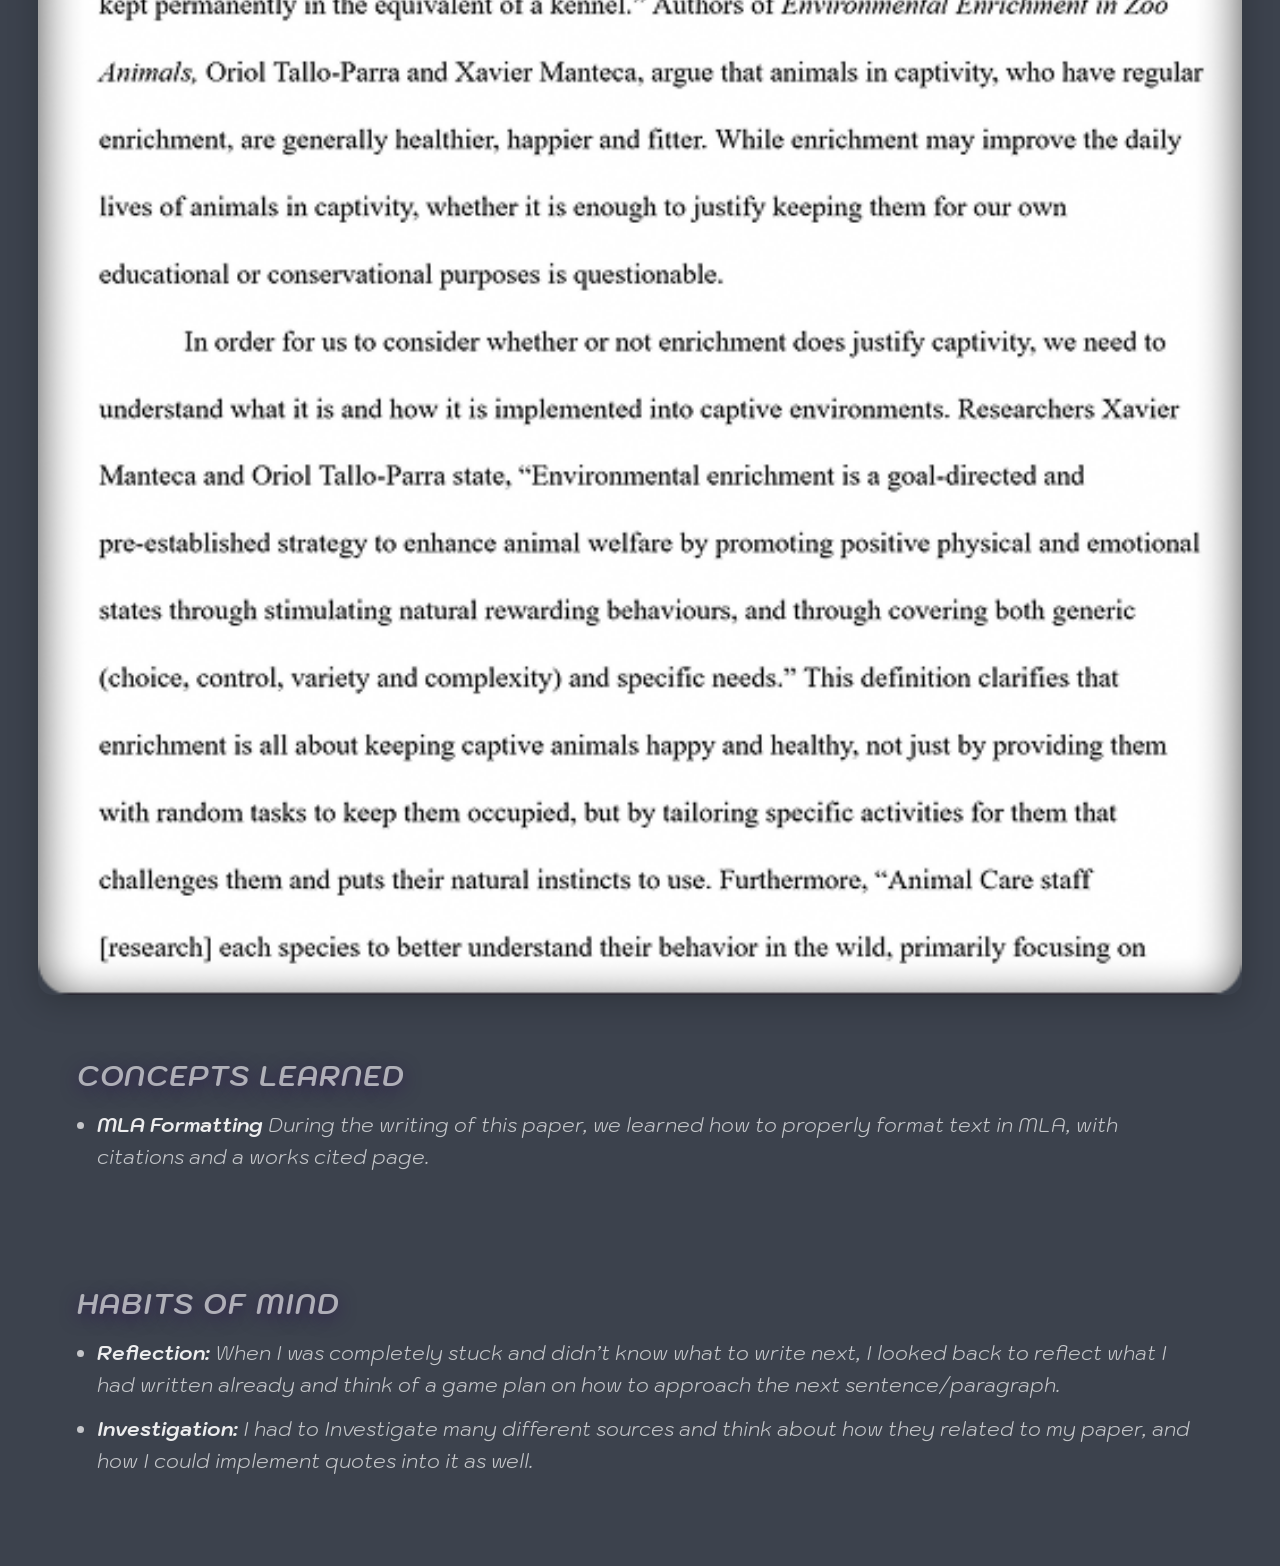
<file: Writing Projects/paper.html>
<!DOCTYPE html>
<html lang="en">

<head>
    <meta charset="UTF-8">
    <meta name="viewport" content="width=device-width, initial-scale=1.0">
    <title>Zoo Research Paper</title>
    <link rel="stylesheet" href="../styles.css">
</head>

<body class="paper">
    <header>
        <a href="../Homepage/home.html" class="back paper">← Back</a>
        <h1 class="title">ETHICS OF <br> ENRICHMENT</h1>
        <p class="projectDesc">In this research paper, I discussed whether animal enrichment justified keeping animals
            in captivity.</p>
        <a href="https://docs.google.com/document/d/16y6zOYx3ef2JNdV8HJXEjckEv6Ycz5a1ded_GT_RJZM/edit?usp=sharing"
            id="paperLink"></a>
    </header>

    <section class="paper challenges">
        <h2 class="title2">CHALLENGES CONQUERED</h2>
        <ul class="projectUl">
            <li><strong>The Problem:</strong> I struggled to find sources online that supported my argument.</li>
            <li><strong>The Solution:</strong> I used various AI tools that searched for sources that were tailored
                towards my argument.
            </li>
            <li><strong>The Problem:</strong> Many of the sources were biased to one end of the spectrum.
            </li>
            <li><strong>The Solution:</strong> I gave both ends of the spectrum in my paper however I reinforced the end
                that supported my argument.</li>
            <li><strong>The Problem:</strong> One of my sources had a group name as the author name and I didn’t know
                how to cite it.
            </li>
            <li><strong>The Solution:</strong> I asked my instructor how to do it and she helped me understand how to do
                it.
            </li>
        </ul>
    </section>

    <img src="../Images/paperProject.png" alt="snippet of the HTML">

    <section class="paper concepts">
        <h2 class="title2">CONCEPTS LEARNED</h2>
        <ul class="projectUl">
            <li><strong>MLA Formatting</strong> During the writing of this paper, we learned how to properly format text
                in MLA, with citations and a works cited page.</li>
        </ul>
    </section>
    <section class="paper habits">
        <h2 class="title2">HABITS OF MIND</h2>
        <ul class="projectUl">
            <li><strong>Reflection: </strong>When I was completely stuck and didn’t know what to write next, I looked
                back to reflect what I had written already and think of a game plan on how to approach the next
                sentence/paragraph.</li>
            <li><strong>Investigation: </strong>I had to Investigate many different sources and think about how they
                related to my paper, and how I could implement quotes into it as well.
            </li>
        </ul>
    </section>
</body>

</html>
</file>
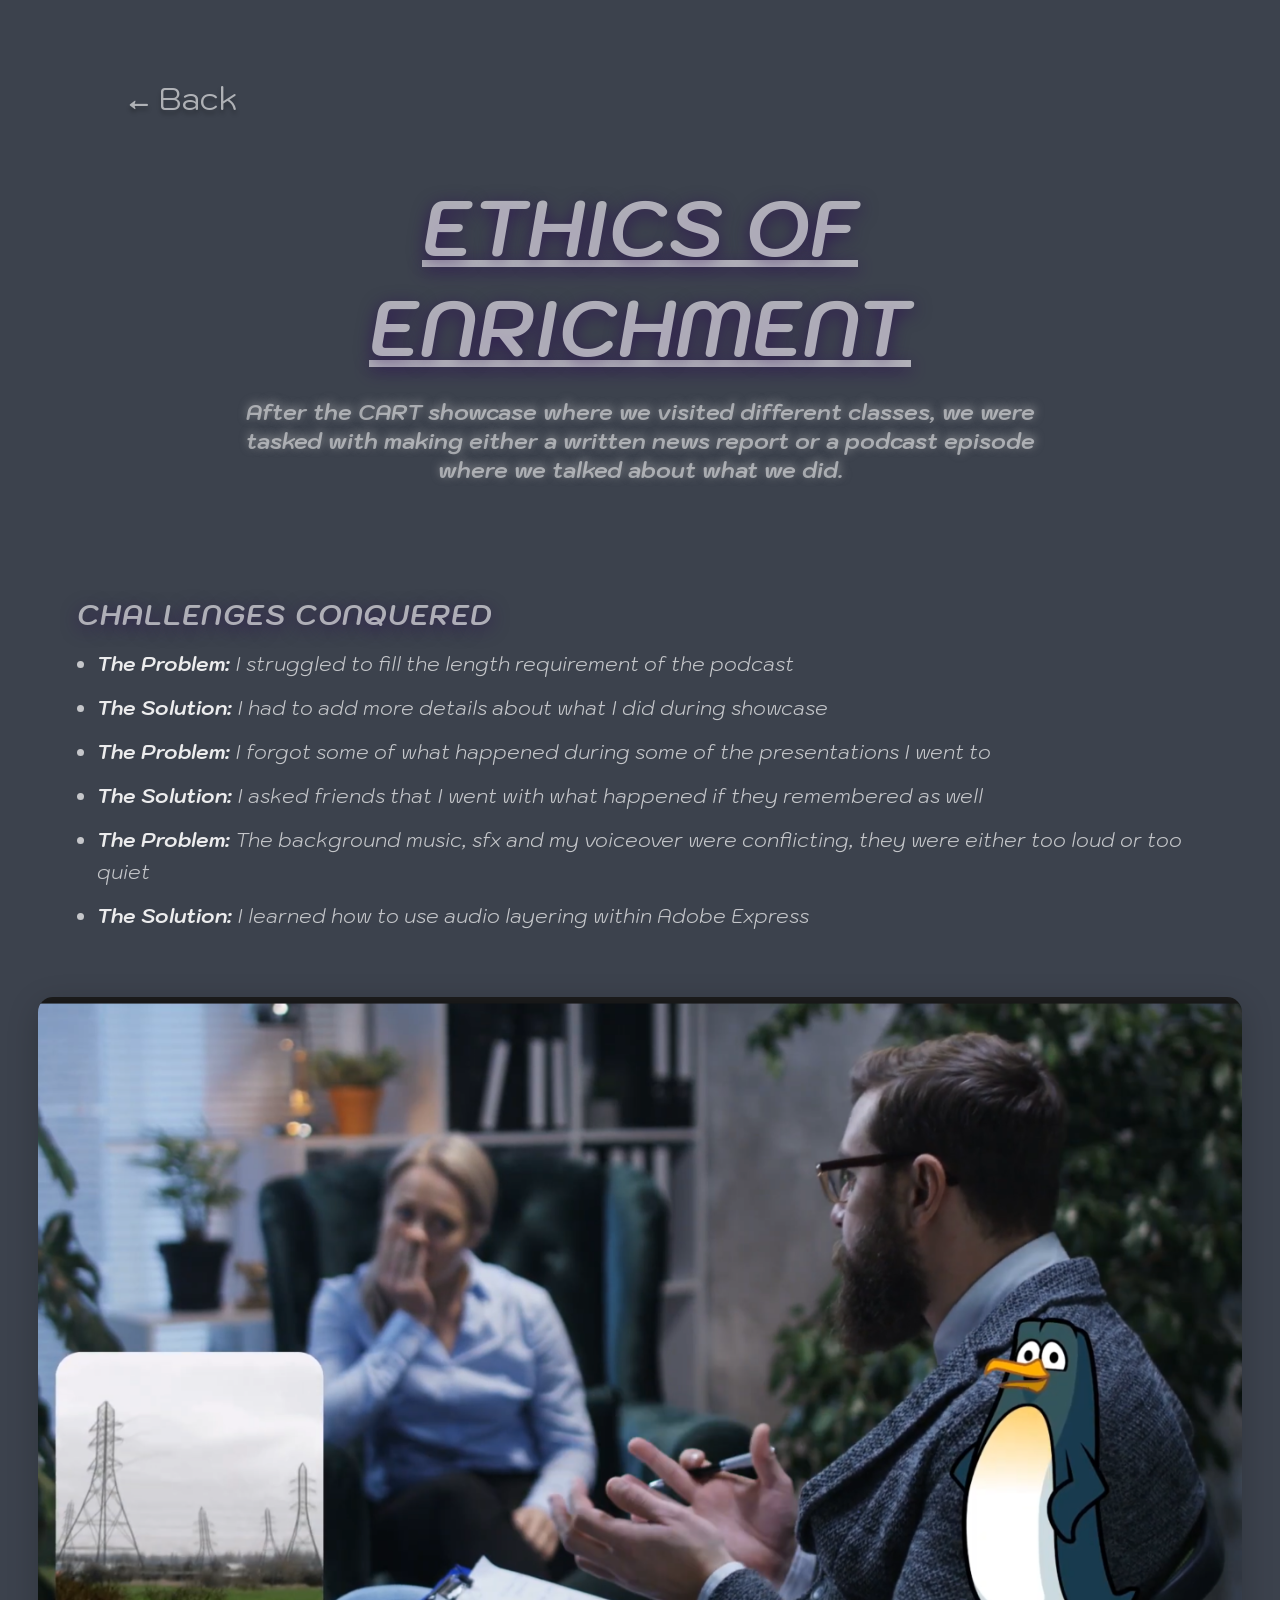
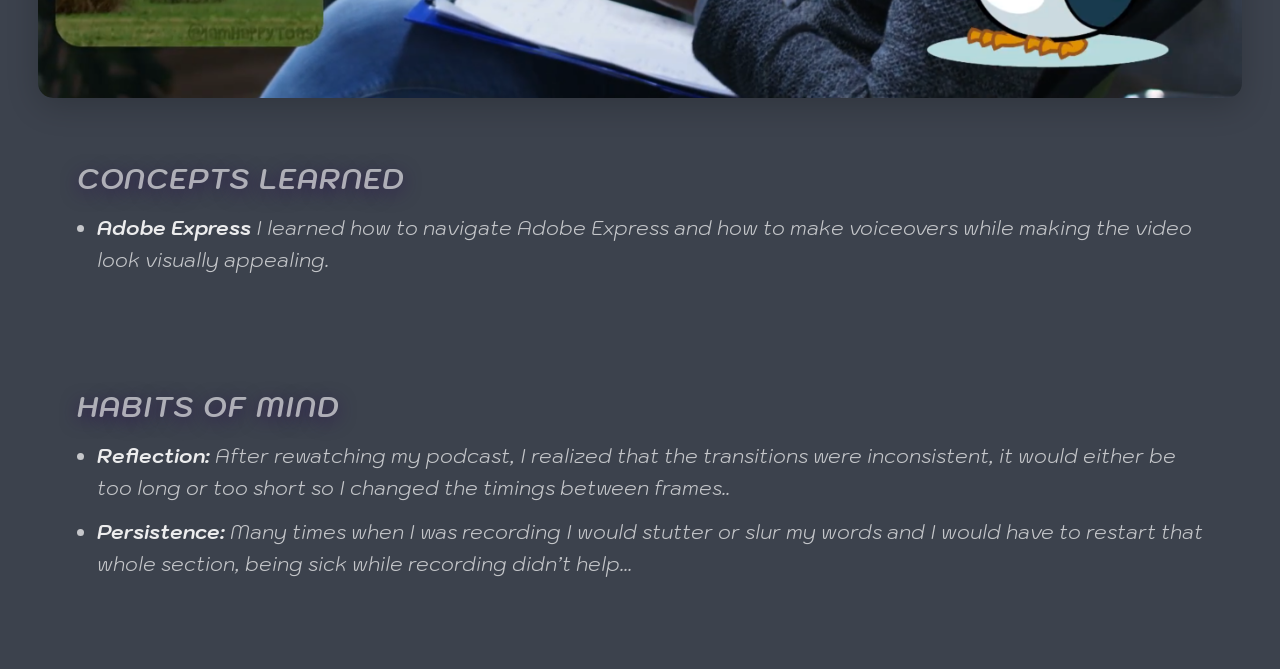
<file: Writing Projects/podcast.html>
<!DOCTYPE html>
<html lang="en">

<head>
    <meta charset="UTF-8">
    <meta name="viewport" content="width=device-width, initial-scale=1.0">
    <title>CART Showcase Reflection Podcast </title>
    <link rel="stylesheet" href="../styles.css">
</head>

<body class="pod">
    <header>
        <a href="../Homepage/home.html" class="back pod">← Back</a>
        <h1 class="title">ETHICS OF <br> ENRICHMENT</h1>
        <p class="projectDesc">After the CART showcase where we visited different classes, we were tasked with making
            either a written news report or a podcast episode where we talked about what we did.</p>
        <a href="https://drive.google.com/file/d/11DPDEZjvQGBa26bpW4q9a0w1uMW5vDpU/view?usp=sharing" id="podLink"></a>
    </header>

    <section class="pod challenges">
        <h2 class="title2">CHALLENGES CONQUERED</h2>
        <ul class="projectUl">
            <li><strong>The Problem:</strong> I struggled to fill the length requirement of the podcast</li>
            <li><strong>The Solution:</strong> I had to add more details about what I did during showcase
            </li>
            <li><strong>The Problem:</strong> I forgot some of what happened during some of the presentations I went to
            </li>
            <li><strong>The Solution:</strong> I asked friends that I went with what happened if they remembered as well
            </li>
            <li><strong>The Problem:</strong> The background music, sfx and my voiceover were conflicting, they were
                either too loud or too quiet
            </li>
            <li><strong>The Solution:</strong> I learned how to use audio layering within Adobe Express
            </li>
        </ul>
    </section>

    <img src="../Images/podProject.png" alt="snippet of the HTML">

    <section class="pod concepts">
        <h2 class="title2">CONCEPTS LEARNED</h2>
        <ul class="projectUl">
            <li><strong>Adobe Express</strong> I learned how to navigate Adobe Express and how to make voiceovers while
                making the video look visually appealing.</li>
        </ul>
    </section>
    <section class="pod habits">
        <h2 class="title2">HABITS OF MIND</h2>
        <ul class="projectUl">
            <li><strong>Reflection: </strong>After rewatching my podcast, I realized that the transitions were
                inconsistent, it would either be too long or too short so I changed the timings between frames..</li>
            <li><strong>Persistence: </strong>Many times when I was recording I would stutter or slur my words and I
                would have to restart that whole section, being sick while recording didn’t help…
            </li>
        </ul>
    </section>
</body>

</html>
</file>
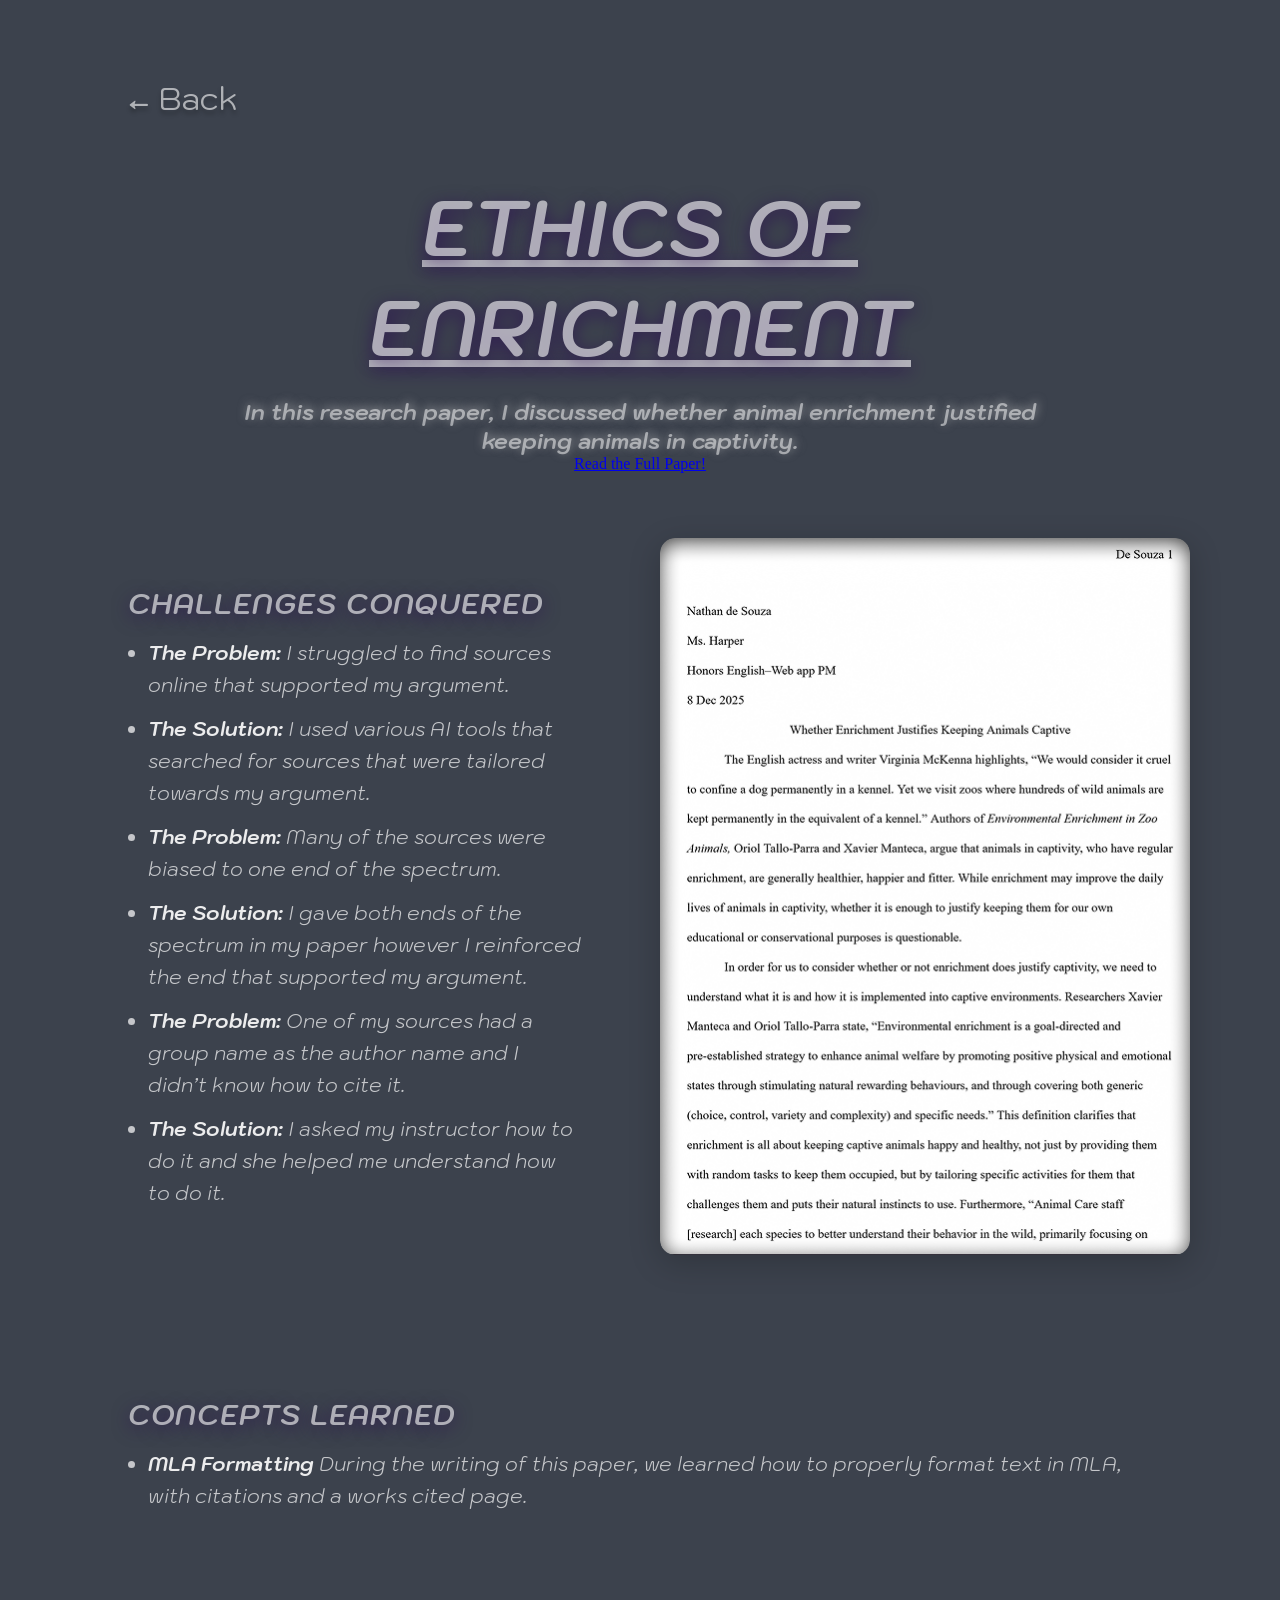
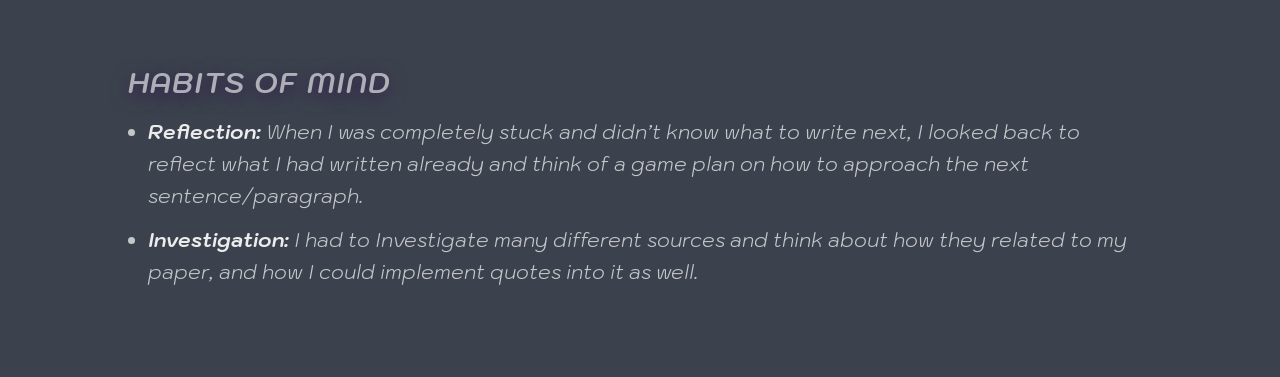
<file: Writing-Projects/paper.html>
<!DOCTYPE html>
<html lang="en">

<head>
    <meta charset="UTF-8">
    <meta name="viewport" content="width=device-width, initial-scale=1.0">
    <title>Zoo Research Paper</title>
    <link rel="stylesheet" href="../styles.css">
</head>

<body class="paper">
    <header>
        <a href="../Projects/projSelect.html" class="back paper">← Back</a>
        <h1 class="title">ETHICS OF <br> ENRICHMENT</h1>
        <p class="projectDesc">In this research paper, I discussed whether animal enrichment justified keeping animals
            in captivity.</p>
        <a href="https://docs.google.com/document/d/16y6zOYx3ef2JNdV8HJXEjckEv6Ycz5a1ded_GT_RJZM/edit?usp=sharing"
            id="paperLink">Read the Full Paper!</a>
    </header>

    <article>
        <section class="paper challenges">
            <h2 class="title2">CHALLENGES CONQUERED</h2>
            <ul class="projectUl">
                <li><strong>The Problem:</strong> I struggled to find sources online that supported my argument.</li>
                <li><strong>The Solution:</strong> I used various AI tools that searched for sources that were tailored
                    towards my argument.
                </li>
                <li><strong>The Problem:</strong> Many of the sources were biased to one end of the spectrum.
                </li>
                <li><strong>The Solution:</strong> I gave both ends of the spectrum in my paper however I reinforced the end
                    that supported my argument.</li>
                <li><strong>The Problem:</strong> One of my sources had a group name as the author name and I didn’t know
                    how to cite it.
                </li>
                <li><strong>The Solution:</strong> I asked my instructor how to do it and she helped me understand how to do
                    it.
                </li>
            </ul>
        </section>

        <img src="../Images/paperProject.png" alt="">

        <section class="paper concepts">
            <h2 class="title2">CONCEPTS LEARNED</h2>
            <ul class="projectUl">
                <li><strong>MLA Formatting</strong> During the writing of this paper, we learned how to properly format text
                    in MLA, with citations and a works cited page.</li>
            </ul>
        </section>

        <section class="paper habits">
            <h2 class="title2">HABITS OF MIND</h2>
            <ul class="projectUl">
                <li><strong>Reflection: </strong>When I was completely stuck and didn’t know what to write next, I looked
                    back to reflect what I had written already and think of a game plan on how to approach the next
                    sentence/paragraph.</li>
                <li><strong>Investigation: </strong>I had to Investigate many different sources and think about how they
                    related to my paper, and how I could implement quotes into it as well.
                </li>
            </ul>
        </section>
    </article>
</body>

</html>
</file>
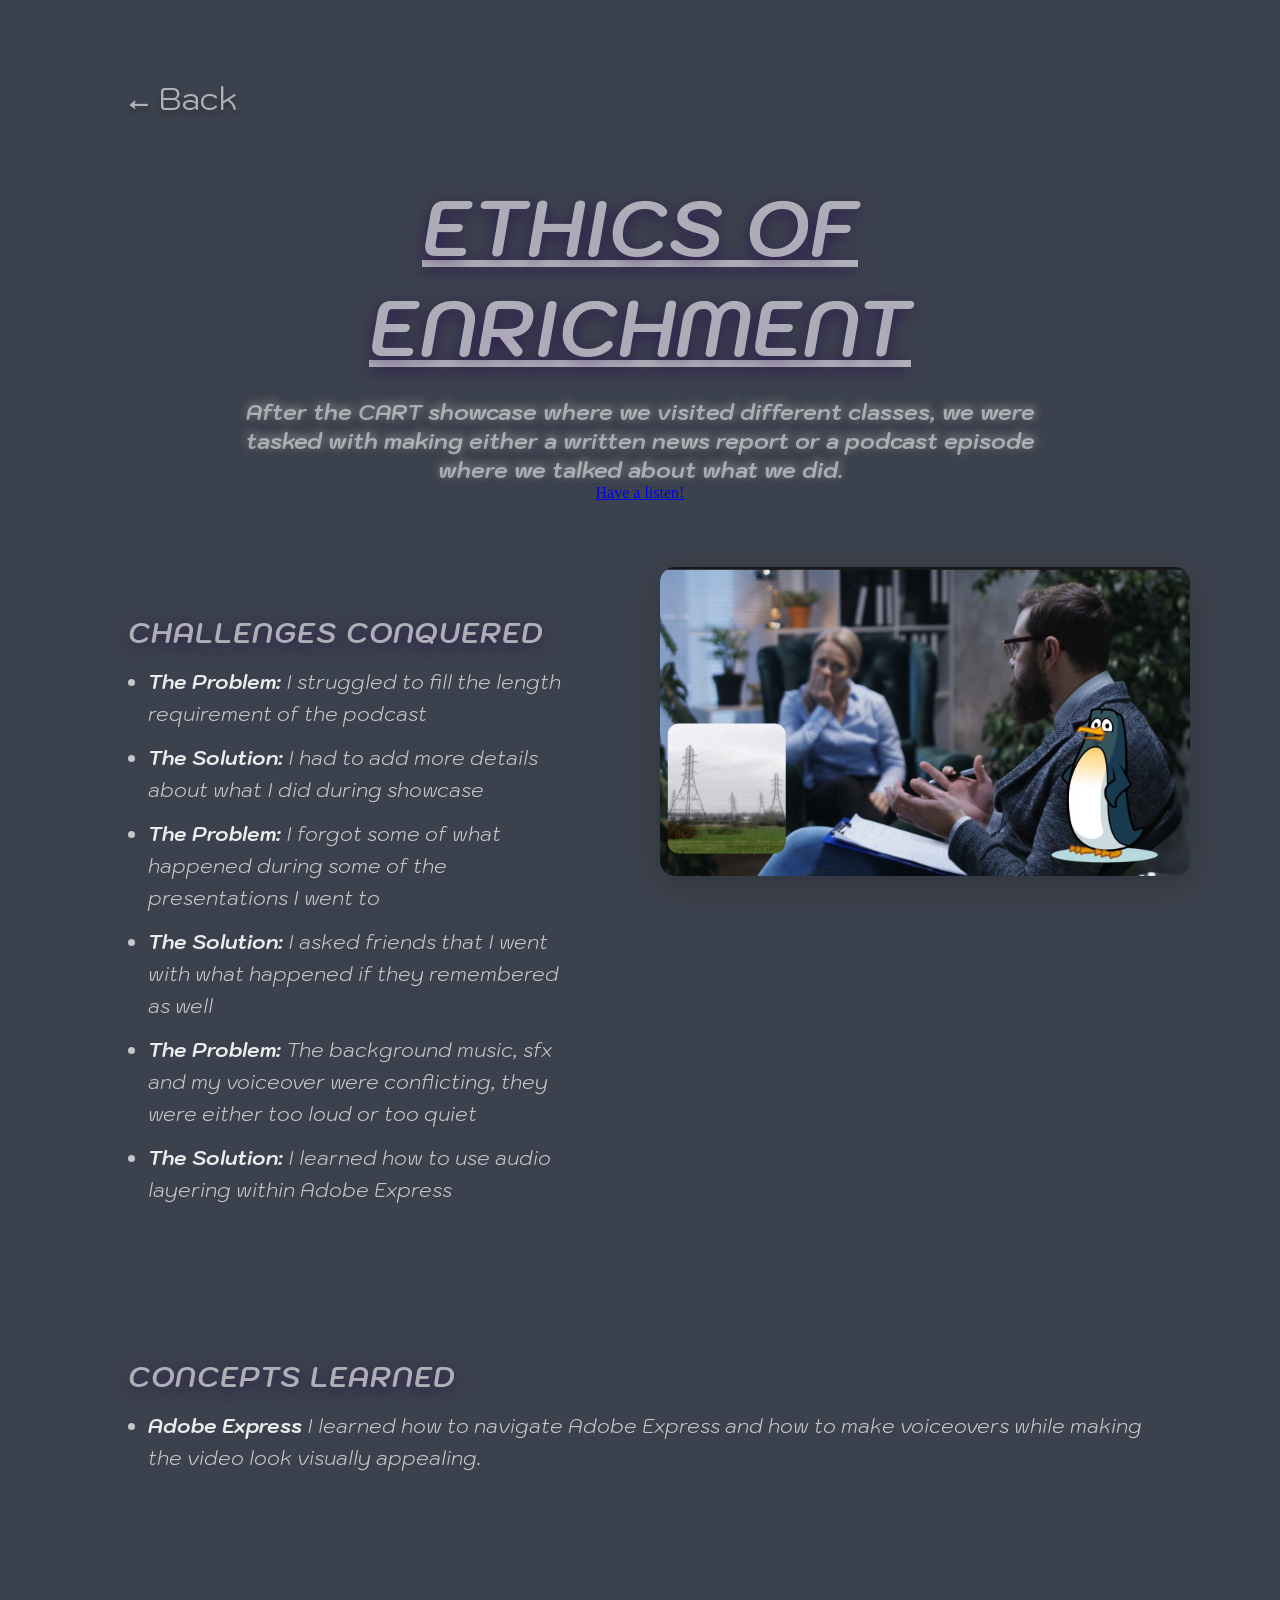
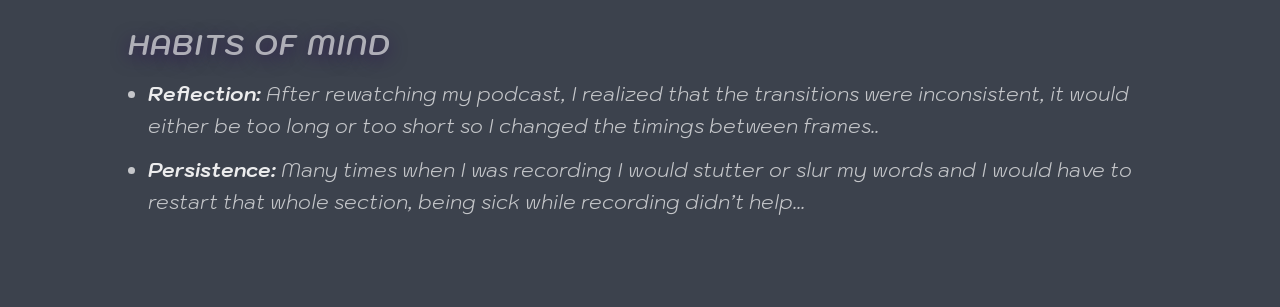
<file: Writing-Projects/podcast.html>
<!DOCTYPE html>
<html lang="en">

<head>
    <meta charset="UTF-8">
    <meta name="viewport" content="width=device-width, initial-scale=1.0">
    <title>CART Showcase Reflection Podcast </title>
    <link rel="stylesheet" href="../styles.css">
</head>

<body class="pod">
    <header>
        <a href="../Projects/projSelect.html" class="back pod">← Back</a>
        <h1 class="title">ETHICS OF <br> ENRICHMENT</h1>
        <p class="projectDesc">After the CART showcase where we visited different classes, we were tasked with making
            either a written news report or a podcast episode where we talked about what we did.</p>
        <a href="https://drive.google.com/file/d/11DPDEZjvQGBa26bpW4q9a0w1uMW5vDpU/view?usp=sharing" id="podLink">Have a listen!</a>
    </header>

    <article>
        <section class="pod challenges">
            <h2 class="title2">CHALLENGES CONQUERED</h2>
            <ul class="projectUl">
                <li><strong>The Problem:</strong> I struggled to fill the length requirement of the podcast</li>
                <li><strong>The Solution:</strong> I had to add more details about what I did during showcase
                </li>
                <li><strong>The Problem:</strong> I forgot some of what happened during some of the presentations I went to
                </li>
                <li><strong>The Solution:</strong> I asked friends that I went with what happened if they remembered as well
                </li>
                <li><strong>The Problem:</strong> The background music, sfx and my voiceover were conflicting, they were
                    either too loud or too quiet
                </li>
                <li><strong>The Solution:</strong> I learned how to use audio layering within Adobe Express
                </li>
            </ul>
        </section>

        <img src="../Images/podProject.png" alt="">

        <section class="pod concepts">
            <h2 class="title2">CONCEPTS LEARNED</h2>
            <ul class="projectUl">
                <li><strong>Adobe Express</strong> I learned how to navigate Adobe Express and how to make voiceovers while
                    making the video look visually appealing.</li>
            </ul>
        </section>

        <section class="pod habits">
            <h2 class="title2">HABITS OF MIND</h2>
            <ul class="projectUl">
                <li><strong>Reflection: </strong>After rewatching my podcast, I realized that the transitions were
                    inconsistent, it would either be too long or too short so I changed the timings between frames..</li>
                <li><strong>Persistence: </strong>Many times when I was recording I would stutter or slur my words and I
                    would have to restart that whole section, being sick while recording didn’t help…
                </li>
            </ul>
        </section>
    </article>
</body>

</html>
</file>
<file: styles.css>
@import url('https://fonts.googleapis.com/css2?family=Kodchasan:ital,wght@0,200;0,300;0,400;0,500;0,600;0,700;1,200;1,300;1,400;1,500;1,600;1,700&display=swap');

:root {
    --font: 'Kodchasan';
    --titleShadow: 0 4px 17.3px rgba(41, 0, 84, 0.64);
    --textShadow: 0 4px 4px rgba(0, 0, 0, 0.25);
    --textColor: rgba(255, 255, 255, 0.60);
    --weight: 700;
    --bg: #3C424D;
}

/* animations */
@keyframes upDown {
    0% {
        translate: 0 0;
    }

    50% {
        translate: 0 20px;
    }

    100% {
        translate: 0 0;
    }
}

@keyframes tilt {
    0% {
        transform: rotate(-3deg);
    }

    50% {
        transform: rotate(3deg);
    }

    100% {
        transform: rotate(-3deg);
    }

}

/* stuff that applies to a lot */

body {
    display: flex;
    background-color: var(--bg);
    margin: 0;
    min-height: 100vh;
    width: 100%;
}

.title {
    color: var(--textColor);
    text-shadow: var(--titleShadow);
    font-family: var(--font);
    font-size: 128px;
    font-style: italic;
    font-weight: 700;
    line-height: normal;
    text-decoration-line: underline;
}


.title2 {
    color: var(--textColor);
    text-shadow: var(--titleShadow);
    font-family: var(--font);

}

p {
    font-size: 16px;
    text-decoration: underline;
    display: inline-block;
    font-weight: 700;
    font-family: Kodchasan;
    color: rgba(255, 255, 255, 0.5);
    text-align: left;
    text-shadow: 1px -2px 10px rgba(194, 194, 194, 0.64);
}

/*Index*/


body.Welcome {
    display: flex;
    flex-direction: column;
    align-items: center;
    justify-content: center;
}

.Welcome h1 {
    font-size: clamp(40px, 15vw, 128px);
    margin-bottom: 10px;
}

a.Welcome {
    font-family: var(--font);

    display: flex;
    flex-direction: column;
    color: var(--textColor);
    text-shadow: var(--titleShadow);
}

.Welcome img {
    width: clamp(50px, 5vw, 75px);
    align-self: center;
    animation-name: upDown;
    animation-duration: 2s;
    animation-iteration-count: infinite;
}

/* Homepage */
body.home {
    flex-direction: column;
    align-items: center;
    padding: clamp(18px, 3vw, 48px);
    box-sizing: border-box;
}

.home header {
    width: 100%;
    max-width: 1100px;
    margin-bottom: 40px;
}

.home .mpr {
    width: 100%;
    max-width: 1100px;
}

.home h1 {
    font-size: clamp(35px, 5vw, 60px);
    margin-top: 0;
}

.home nav {
    display: flex;
    flex-wrap: wrap;
    gap: 10px 20px;
}

nav.home>* {
    display: flex;
    align-items: center;
    gap: 10px;
    font-size: 16px;
    text-decoration: underline;
    font-weight: 700;
    font-family: Kodchasan;
    color: rgba(255, 255, 255, 0.48);
    text-align: left;
    text-shadow: 0px 4px 17.3px rgba(41, 0, 84, 0.64);

}

.mpr {
    display: flex;
    flex-direction: row;
    justify-content: space-around;
    flex-wrap: wrap;
    gap: 10px;

    & div,
    & canvas {
        justify-self: center;
        background: rgba(255, 255, 255, 0.05);
        border: 1px outset rgba(255, 255, 255, 0.2);
        border-radius: 15px;
        box-shadow: 0 8px 32px rgba(0, 0, 0, 0.1);
        height: clamp(150px, 15vw, 300px);
        width: clamp(150px, 20vw, 350px);
    }
}

section.home:hover {
    cursor: pointer;
}

.home p {
    text-decoration: none;
}


/* Homepage boxes */
#aboutMeBox img,
#portfolioBox img,
#resumeBox img {
    min-width: 0;
    min-height: 0;
    width: 100%;
    height: 100%;
    object-fit: contain;
    display: block;
}

/* about me */
#aboutMeBox {
    display: grid;
    grid-template-columns: 1fr 1fr;
    grid-template-rows: 1fr 1fr;
    place-items: center;
}

/* project */
#portfolioBox {
    display: grid;
    grid-template-columns: 1fr 1fr 1fr;
    grid-auto-rows: 1fr;
    place-items: center;
    gap: 10px;
}

/* resume */
#resumeBox {
    display: flex;
    align-items: center;
    justify-content: center;
}

#resumeBox img {
    width: 70%;
    height: auto;
    max-width: 90%;
    max-height: 90%;
}


@media (max-width: 900px) {

    .home .aboutMe,
    .home .portfilio,
    .home .resume {
        width: min(100%, 320px);
        text-align: center;
    }

    .home .resume {
        margin: 0 auto;
    }
}

@media (max-width: 760px) {
    .home nav {
        flex-direction: column;
        align-items: flex-start;
    }
}

@media (max-width: 620px) {
    .mpr {
        display: flex;
        flex-direction: column;
        align-items: center;
    }

    .mpr div,
    .mpr canvas {
        width: min(100%, 320px);
        height: clamp(150px, 42vw, 240px);
    }

    .home .aboutMe,
    .home .portfilio,
    .home .resume {
        width: 100%;
        max-width: 320px;
    }
}



/* Project select */
.pSelect {
    align-items: center;
    padding: clamp(18px, 3vw, 48px);
    box-sizing: border-box;
}

.pSelect {
    flex-direction: column;
    justify-content: space-evenly;
}

.pSelect h1 {
    font-size: clamp(50px, 5vw, 70px);
    margin: 0;
    text-align: center;
}

.selection {
    justify-self: center;
    display: flex;
    justify-content: space-around;
    align-items: center;
    flex-wrap: wrap;
    width: 100%;
    max-width: 1100px;
    gap: 20px;

    & img {
        width: clamp(200px, 25vw, 400px);
    }

    & * {
        border-radius: 10px;
    }

    & .zoo {
        margin-left: -15px;
    }

    & *:hover {
        animation-name: tilt;
        animation-duration: 1.5s;
        animation-iteration-count: infinite;
        animation-timing-function: ease-in-out;
    }
}

/* project pages */
.budget,
.zen,
.zoo,
.paper,
.pod {
    flex-direction: column;
    align-items: center;
    padding: 3vw;
    box-sizing: border-box;
}

.budget h1,
.zen h1,
.zoo h1,
.paper h1,
.pod h1 {
    font-size: clamp(40px, 6vw, 80px);
    text-align: center;
    margin: 0;
    line-height: normal;
}

.budget header,
.zen header,
.zoo header,
.paper header,
.pod header {
    display: flex;
    flex-direction: column;
    align-items: center;
    justify-content: center;
    width: 100%;
    max-width: 1100px;
    margin-bottom: 50px;
}


a.back {
    align-self: flex-start;
    color: var(--textColor);
    font-family: var(--font);
    text-decoration: none;
    font-size: clamp(16px, 2vw, 20px);
    margin-bottom: 20px;
    text-shadow: var(--textShadow);
    font-size: 2rem;
}

a.back:hover {
    text-decoration: underline;
}

.budget .projectDesc,
.zen .projectDesc,
.zoo .projectDesc,
.paper .projectDesc,
.pod .projectDesc {
    text-decoration: none;
    text-align: center;
    font-style: italic;
    margin: 20px auto 0 auto;
    max-width: 800px;
    font-size: clamp(16px, 1.8vw, 22px);
}

.budget article,
.zen article,
.zoo article,
.paper article,
.pod article {
    display: flex;
    flex-direction: column;
    gap: 40px;
    width: 100%;
    max-width: 1100px;
}

.budget h2.title2,
.zen h2.title2,
.zoo h2.title2,
.paper h2.title2,
.pod h2.title2 {
    font-size: clamp(20px, 2.5vw, 28px);
    margin-bottom: 15px;
    font-style: italic;
    letter-spacing: 1px;
}

body.budget img,
body.zen img,
body.zoo img,
body.paper img,
body.pod img {
    width: 100%;
    max-width: 500px;
    border-radius: 15px;
    align-self: center;
    box-shadow: 0 8px 32px rgba(0, 0, 0, 0.2);
}

.budget ul,
.zen ul,
.zoo ul,
.paper ul,
.pod ul {
    font-size: clamp(15px, 1.6vw, 20px);
    text-decoration: none;
    display: block;
    font-weight: 300;
    font-family: Kodchasan;
    color: rgba(255, 255, 255, 0.7);
    text-align: left;
    margin: 0;
    padding-left: 20px;
    font-style: italic;
    line-height: 1.6;
    text-shadow: none;
}

.budget ul li,
.zen ul li,
.zoo ul li,
.paper ul li,
.pod ul li {
    margin-bottom: 12px;
}

.budget ul li strong,
.zen ul li strong,
.zoo ul li strong,
.paper ul li strong,
.pod ul li strong {
    font-weight: 700;
    color: rgba(255, 255, 255, 0.9);
}



/* tablet/mobile media queries*/
@media (min-width: 850px) {

    .budget article,
    .zen article,
    .zoo article,
    .paper article,
    .pod article {
        display: grid;
        grid-template-columns: 1fr 1fr;
        grid-template-rows: auto auto auto auto;
        grid-template-areas:
            "cc p"
            "cc ts"
            "cl cl"
            "hm hm";
        gap: 40px;
        align-items: start;
    }

    .budget .challenges,
    .zen .challenges,
    .zoo .challenges,
    .paper .challenges,
    .pod .challenges {
        grid-area: cc;
    }

    body.budget img,
    body.zen img,
    body.zoo img,
    body.paper img,
    body.pod img {
        grid-area: p;
        justify-self: center;
        max-width: 100%;
        margin-top: 15px;
    }

    .budget .stack,
    .zen .stack,
    .zoo .stack,
    .paper .stack,
    .pod .stack {
        grid-area: ts;
    }

    .budget .concepts,
    .zen .concepts,
    .zoo .concepts,
    .paper .concepts,
    .pod .concepts {
        grid-area: cl;
    }

    .budget .habits,
    .zen .habits,
    .zoo .habits,
    .paper .habits,
    .pod .habits {
        grid-area: hm;
    }
}

/* resume */
body.resume {
    flex-direction: row;
    gap: 30px;
    padding: 30px;
    box-sizing: border-box;
}

.resume .contact {
    border-right: 1px solid #7889b4;
}

article.resume {
    max-width: 750px;
    background: #d3ddf0;
    border: 5px solid #3d4b7a;
    padding: 20px;
    color: #000000;
    font-family: Georgia, serif;
}

article.resume h1,
article.resume h2,
article.resume h3 {
    text-decoration: none;
    text-shadow: none;
    color: #000000;
    margin: 8px 0 4px 0;
}

article.resume h1 {
    font-size: 40px;
    margin-bottom: 2px;
}

article.resume h2 {
    font-size: 18px;
    color: #6f6f6f;
}

article.resume h3 {
    font-size: 15px;
    margin-top: 10px;
}

article.resume p,
article.resume li {
    font-size: 13px;
    line-height: 1.2;
    color: #000000;
    text-decoration: none;
    margin: 0;
}

article.resume ul {
    margin: 4px 0;
    padding-left: 16px;
}

article.resume>section,
.line1 {
    border-top: 1px solid #7889b4;
    padding-top: 8px;
    margin-top: 8px;
}

.contact {
    padding-right: 5%;
}


.contact div {
    display: flex;
    flex-direction: column;
}

.line1 {
    display: flex;
    gap: 20px;
    justify-content: flex-start;

    & .skills ul {
        display: grid;
        grid-template-columns: auto auto;
        column-gap: 20px;
        margin: 0;
    }
}

.interests ul {
    display: grid;
    grid-template-columns: auto auto auto auto;
    column-gap: 15px;
}

section.resume.download {
    flex: 0;
    display: flex;
    flex-direction: column;
    gap: 20px;
    align-items: center;
}

section.resume.download .title {
    font-size: 50px;
}

.download a {
    font-size: 24px;

}


/* resume media queries */

@media (max-width: 1000px) {
    body.resume {
        flex-direction: column;
    }

    .download {
        display: flex;
        flex-direction: row;

    }
}

@media (max-width: 760px) {
    .line1 {
        flex-direction: column;
        gap: 15px;
    }

    .resume .contact {
        border-right: none;
        border-bottom: 1px solid #7889b4;
        padding-right: 0;
        padding-bottom: 15px;
    }

    .interests ul {
        grid-template-columns: auto auto;
    }

    section.resume.download {
        flex-direction: column;
        gap: 10px;
    }

    section.resume.download .title {
        font-size: 36px;
    }
}

/* five year plan */

.fiveY {
    flex-direction: column;

}

.fiveY .title {
    font-size: 50px;
}

.fiveY ol {
    color: var(--textColor);
    font-family: var(--font);
    text-shadow: var(--textShadow);
}   

section.fiveY {
    display: flex;
    border: 1px outset rgba(255, 255, 255, 0.2);
    border-radius: 15px;
    margin: 50px;
    padding: 20px;
    justify-content: center;
    align-items: center;
    box-shadow: 0 8px 32px rgba(0, 0, 0, 0.1);
}

section.fiveY:hover {
    box-shadow: 0 8px 32px rgba(0, 0, 0, 0.3);
    animation-name: tilt;
    animation-duration: 1.5s;
    animation-iteration-count: infinite;
}

.fiveY header{
    margin-left: 20px;
    margin-right: 20px;
}

.fiveY.hs {
    margin-right: 40%;
}

.fiveY.coll29 {
    margin-left: 40%;
}

.fiveY.coll31 {
    margin-right: 40%;
}

/* cart review */
.cartRev{
    flex-direction: column;
}

.cartRev h1{
    font-size: clamp(40px, 7vw, 75px);
    margin-left: 20px;
}

.cartRev section{
    display: flex;
    border: 1px outset rgba(255, 255, 255, 0.2);
    border-radius: 15px;
    margin: 50px;
    padding: 20px;
    justify-content: center;
    align-items: center;
    box-shadow: 0 8px 32px rgba(0, 0, 0, 0.1);
    flex-direction: column;
}
</file>
